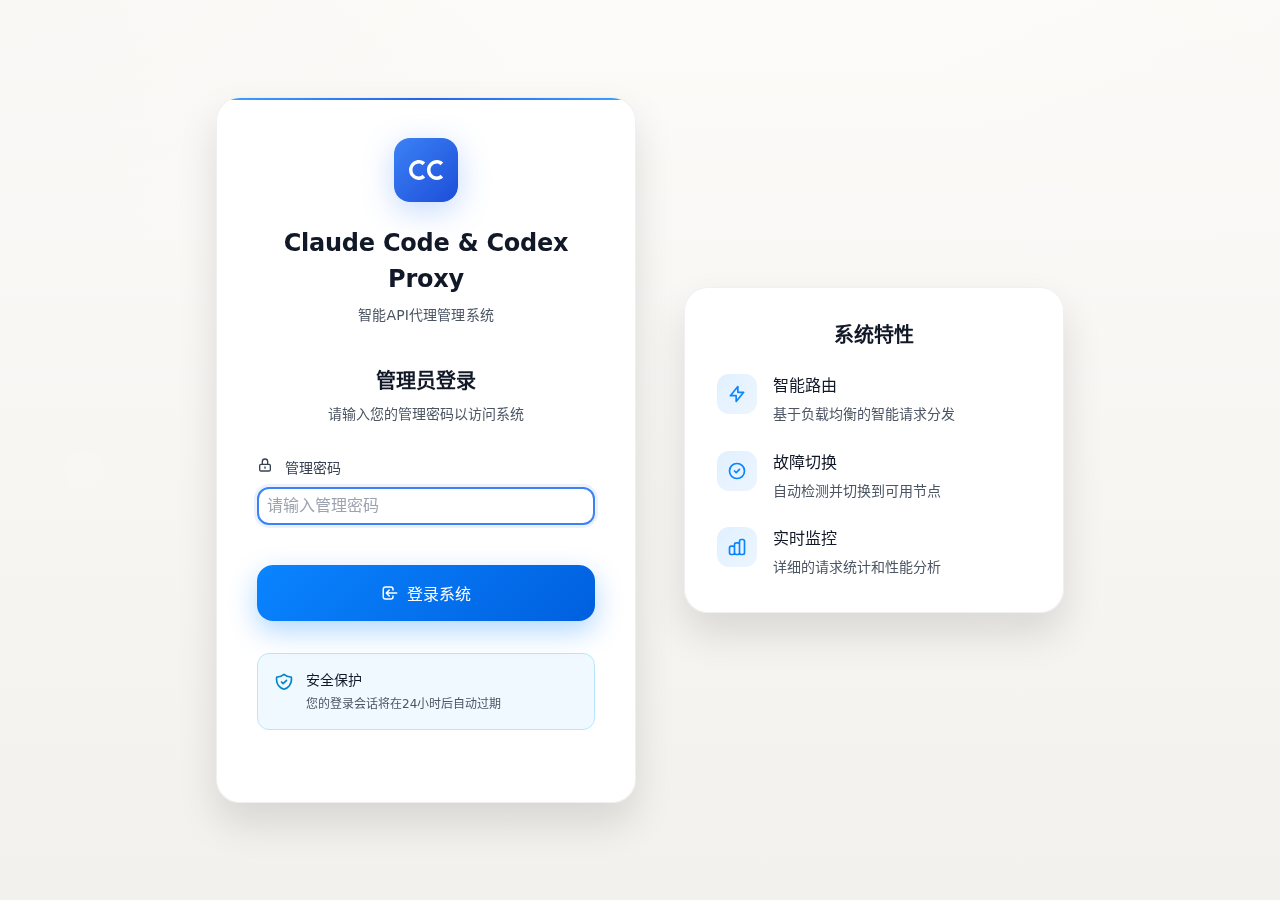
<file: web/login.html>
<!doctype html>
<html lang="zh-CN">
<head>
  <meta charset="utf-8" />
  <meta name="viewport" content="width=device-width, initial-scale=1" />
  <link rel="icon" type="image/x-icon" href="/web/favicon.ico">
  <link rel="apple-touch-icon" href="/web/apple-touch-icon.png">
  <link rel="manifest" href="/web/manifest.json">
  <meta name="theme-color" content="#3b82f6">
  <title data-i18n="login.title">登录 - Claude Code & Codex Proxy</title>
  <link rel="stylesheet" href="/web/assets/css/styles.css?v=__VERSION__">
  <script defer src="/web/assets/locales/zh-CN.js?v=__VERSION__"></script>
  <script defer src="/web/assets/locales/en.js?v=__VERSION__"></script>
  <script defer src="/web/assets/js/i18n.js?v=__VERSION__"></script>
  <script defer src="/web/assets/js/ui.js?v=__VERSION__"></script>
  <script defer src="/web/assets/js/login.js?v=__VERSION__"></script>
</head>
<body>
  <!-- 动画背景 -->
  <div class="login-background">
    <div class="floating-shapes">
      <div class="shape shape-1"></div>
      <div class="shape shape-2"></div>
      <div class="shape shape-3"></div>
      <div class="shape shape-4"></div>
      <div class="shape shape-5"></div>
    </div>
  </div>

  <div class="login-page">
    <div class="login-container animate-slide-up">
      <!-- Logo和品牌 -->
      <div class="login-brand">
        <div class="brand-logo">
          <img class="logo-icon animate-float" src="/web/favicon.svg" alt="Logo">
        </div>
        <h1 class="brand-title">Claude Code & Codex Proxy</h1>
        <p class="brand-subtitle" data-i18n="login.brandSubtitle">智能API代理管理系统</p>
      </div>

      <!-- 登录表单 -->
      <div class="login-form-container">
        <div class="login-header">
          <h2 data-i18n="login.adminLogin">管理员登录</h2>
          <p data-i18n="login.passwordHint">请输入您的管理密码以访问系统</p>
        </div>

        <div id="error-message" class="error-notification hidden">
          <svg class="error-icon" fill="none" stroke="currentColor" viewBox="0 0 24 24">
            <path stroke-linecap="round" stroke-linejoin="round" stroke-width="2" d="M12 9v2m0 4h.01m-6.938 4h13.856c1.54 0 2.502-1.667 1.732-2.5L13.732 4c-.77-.833-1.864-.833-2.634 0L4.18 16.5c-.77.833.192 2.5 1.732 2.5z"/>
          </svg>
          <span id="error-text"></span>
        </div>

        <form id="login-form" class="login-form">
          <div class="form-group">
            <label for="password" class="form-label">
              <svg class="label-icon" fill="none" stroke="currentColor" viewBox="0 0 24 24">
                <path stroke-linecap="round" stroke-linejoin="round" stroke-width="2" d="M12 15v2m-6 4h12a2 2 0 002-2v-6a2 2 0 00-2-2H6a2 2 0 00-2 2v6a2 2 0 002 2zm10-10V7a4 4 0 00-8 0v4h8z"/>
              </svg>
              <span data-i18n="login.passwordLabel">管理密码</span>
            </label>
            <div class="input-container">
              <input type="password" id="password" name="password" class="form-input" required autofocus data-i18n-placeholder="login.passwordPlaceholder" placeholder="请输入管理密码" />
              <div class="input-decoration"></div>
            </div>
          </div>

          <button type="submit" class="login-button" id="login-button">
            <span class="button-content">
              <svg class="button-icon" fill="none" stroke="currentColor" viewBox="0 0 24 24">
                <path stroke-linecap="round" stroke-linejoin="round" stroke-width="2" d="M11 16l-4-4m0 0l4-4m-4 4h14m-5 4v1a3 3 0 01-3 3H6a3 3 0 01-3-3V7a3 3 0 013-3h7a3 3 0 013 3v1"/>
              </svg>
              <span class="button-text" data-i18n="login.loginButton">登录系统</span>
            </span>
            <div class="button-loader">
              <div class="spinner"></div>
            </div>
          </button>
        </form>

        <!-- 安全提示 -->
        <div class="security-notice">
          <svg class="notice-icon" fill="none" stroke="currentColor" viewBox="0 0 24 24">
            <path stroke-linecap="round" stroke-linejoin="round" stroke-width="2" d="M9 12l2 2 4-4m5.618-4.016A11.955 11.955 0 0112 2.944a11.955 11.955 0 01-8.618 3.04A12.02 12.02 0 003 9c0 5.591 3.824 10.29 9 11.622 5.176-1.332 9-6.031 9-11.622 0-1.042-.133-2.052-.382-3.016z"/>
          </svg>
          <div class="notice-text">
            <div class="notice-title" data-i18n="login.securityTitle">安全保护</div>
            <div class="notice-desc" data-i18n="login.securityDesc">您的登录会话将在24小时后自动过期</div>
          </div>
        </div>
      </div>
    </div>

    <!-- 功能特色展示 -->
    <div class="features-showcase animate-slide-up animate-delay-2">
      <h3 data-i18n="login.featuresTitle">系统特性</h3>
      <div class="features-grid">
        <div class="feature-item">
          <div class="feature-icon">
            <svg fill="none" stroke="currentColor" viewBox="0 0 24 24">
              <path stroke-linecap="round" stroke-linejoin="round" stroke-width="2" d="M13 10V3L4 14h7v7l9-11h-7z"/>
            </svg>
          </div>
          <div class="feature-content">
            <h4 data-i18n="login.feature1Title">智能路由</h4>
            <p data-i18n="login.feature1Desc">基于负载均衡的智能请求分发</p>
          </div>
        </div>
        <div class="feature-item">
          <div class="feature-icon">
            <svg fill="none" stroke="currentColor" viewBox="0 0 24 24">
              <path stroke-linecap="round" stroke-linejoin="round" stroke-width="2" d="M9 12l2 2 4-4m6 2a9 9 0 11-18 0 9 9 0 0118 0z"/>
            </svg>
          </div>
          <div class="feature-content">
            <h4 data-i18n="login.feature2Title">故障切换</h4>
            <p data-i18n="login.feature2Desc">自动检测并切换到可用节点</p>
          </div>
        </div>
        <div class="feature-item">
          <div class="feature-icon">
            <svg fill="none" stroke="currentColor" viewBox="0 0 24 24">
              <path stroke-linecap="round" stroke-linejoin="round" stroke-width="2" d="M9 19v-6a2 2 0 00-2-2H5a2 2 0 00-2 2v6a2 2 0 002 2h2a2 2 0 002-2zm0 0V9a2 2 0 012-2h2a2 2 0 012 2v10m-6 0a2 2 0 002 2h2a2 2 0 002-2m0 0V5a2 2 0 012-2h2a2 2 0 012 2v14a2 2 0 01-2 2h-2a2 2 0 01-2-2z"/>
            </svg>
          </div>
          <div class="feature-content">
            <h4 data-i18n="login.feature3Title">实时监控</h4>
            <p data-i18n="login.feature3Desc">详细的请求统计和性能分析</p>
          </div>
        </div>
      </div>
    </div>
  </div>


</body>
</html>
</file>
<file: web/assets/css/styles.css>
/* 现代化UI界面样式系统 - ccLoad代理管理界面 */

/* ===== CSS 变量和设计令牌 ===== */
:root {
  color-scheme: light dark;

  /* 品牌色彩系统 */
  --primary-50: #f0f7ff;
  --primary-100: #e0efff;
  --primary-200: #b8dcff;
  --primary-300: #7cc3ff;
  --primary-400: #3ca3ff;
  --primary-500: #3b82f6;
  --primary-600: #2563eb;
  --primary-700: #1d4ed8;
  --primary-800: #1e40af;
  --primary-900: #1e3a8a;

  /* 中性色彩 */
  --neutral-50: #f9fafb;
  --neutral-100: #f3f4f6;
  --neutral-200: #e5e7eb;
  --neutral-300: #d1d5db;
  --neutral-400: #9ca3af;
  --neutral-500: #6b7280;
  --neutral-600: #4b5563;
  --neutral-700: #374151;
  --neutral-800: #1f2937;
  --neutral-900: #111827;

  /* 下拉控件（自定义）配色：随系统浅/深色主题 */
  --filter-dropdown-bg: #ffffff;
  --filter-dropdown-border: var(--neutral-200);
  --filter-dropdown-item-fg: var(--neutral-900);
  --filter-dropdown-item-hover-bg: var(--neutral-50);
  --filter-dropdown-item-active-bg: var(--neutral-100);
  --filter-dropdown-item-highlight-bg: var(--primary-500);
  --filter-dropdown-item-highlight-fg: #fff;

  /* 功能色彩 */
  --success-50: #ecfdf5;
  --success-400: #34d399;
  --success-500: #10b981;
  --success-600: #059669;
  --warning-50: #fffbeb;
  --warning-400: #fbbf24;
  --warning-500: #f59e0b;
  --warning-600: #d97706;
  --error-50: #fef2f2;
  --error-400: #f87171;
  --error-500: #ef4444;
  --error-600: #dc2626;
  --info-50: #f0f9ff;
  --info-500: #06b6d4;
  --info-600: #0891b2;

  /* 玻璃态效果 */
  --glass-bg: rgba(255, 255, 255, 0.95);
  --glass-border: rgba(255, 255, 255, 0.2);
  --glass-shadow: 0 8px 32px rgba(0, 0, 0, 0.1);
  --glass-shadow-hover: 0 12px 40px rgba(0, 0, 0, 0.15);

  /* 新拟态效果 */
  --neumorphism-light: #ffffff;
  --neumorphism-dark: #d1d5db;
  --neumorphism-shadow-1: 8px 8px 16px var(--neumorphism-dark);
  --neumorphism-shadow-2: -8px -8px 16px var(--neumorphism-light);

  /* 字体系统 */
  --font-family-sans: ui-sans-serif, system-ui, -apple-system, BlinkMacSystemFont, 'Segoe UI', sans-serif;
  --font-family-mono: ui-monospace, 'SF Mono', 'Cascadia Code', 'Roboto Mono', Consolas, monospace;

  --text-xs: 0.75rem;
  /* 12px */
  --text-sm: 0.875rem;
  /* 14px */
  --text-base: 1rem;
  /* 16px */
  --text-lg: 1.125rem;
  /* 18px */
  --text-xl: 1.25rem;
  /* 20px */
  --text-2xl: 1.5rem;
  /* 24px */
  --text-3xl: 1.875rem;
  /* 30px */
  --text-4xl: 2.25rem;
  /* 36px */

  --leading-tight: 1.25;
  --leading-normal: 1.5;
  --leading-relaxed: 1.75;

  --font-normal: 400;
  --font-medium: 500;
  --font-semibold: 600;
  --font-bold: 700;

  /* 间距系统 */
  --space-1: 0.25rem;
  /* 4px */
  --space-2: 0.5rem;
  /* 8px */
  --space-3: 0.75rem;
  /* 12px */
  --space-4: 1rem;
  /* 16px */
  --space-5: 1.25rem;
  /* 20px */
  --space-6: 1.5rem;
  /* 24px */
  --space-8: 2rem;
  /* 32px */
  --space-10: 2.5rem;
  /* 40px */
  --space-12: 3rem;
  /* 48px */
  --space-16: 4rem;
  /* 64px */
  --space-20: 5rem;
  /* 80px */

  /* 圆角系统 */
  --radius-sm: 0.375rem;
  /* 6px */
  --radius-base: 0.5rem;
  /* 8px */
  --radius-lg: 0.75rem;
  /* 12px */
  --radius-xl: 1rem;
  /* 16px */
  --radius-2xl: 1.5rem;
  /* 24px */
  --radius-full: 9999px;

  /* 阴影系统 */
  --shadow-sm: 0 1px 2px rgba(0, 0, 0, 0.05);
  --shadow-base: 0 1px 3px rgba(0, 0, 0, 0.1), 0 1px 2px rgba(0, 0, 0, 0.06);
  --shadow-md: 0 4px 6px rgba(0, 0, 0, 0.07), 0 2px 4px rgba(0, 0, 0, 0.06);
  --shadow-lg: 0 10px 15px rgba(0, 0, 0, 0.1), 0 4px 6px rgba(0, 0, 0, 0.05);
  --shadow-xl: 0 20px 25px rgba(0, 0, 0, 0.1), 0 10px 10px rgba(0, 0, 0, 0.04);

  /* 动画时间 */
  --duration-fast: 0.15s;
  --duration-normal: 0.3s;
  --duration-slow: 0.5s;
  --timing-function: cubic-bezier(0.4, 0, 0.2, 1);

  /* 布局 */
  --topbar-height: 64px;
  --topbar-offset: var(--topbar-height);
  --container-max-width: 100%;

  /* Topbar 前景色（提高对比度） */
  --topbar-fg: var(--neutral-900);
  --topbar-fg-muted: var(--neutral-700);
}

@media (prefers-color-scheme: dark) {
  :root {
    --filter-dropdown-bg: rgb(31, 41, 55);
    --filter-dropdown-border: rgba(255, 255, 255, 0.12);
    --filter-dropdown-item-fg: var(--neutral-50);
    --filter-dropdown-item-hover-bg: rgba(255, 255, 255, 0.08);
    --filter-dropdown-item-active-bg: rgba(255, 255, 255, 0.12);
    --filter-dropdown-item-highlight-bg: var(--primary-500);
    --filter-dropdown-item-highlight-fg: #fff;
  }
}

@media (forced-colors: active) {
  :root {
    --filter-dropdown-bg: Canvas;
    --filter-dropdown-border: CanvasText;
    --filter-dropdown-item-fg: CanvasText;
    --filter-dropdown-item-hover-bg: Highlight;
    --filter-dropdown-item-active-bg: Highlight;
    --filter-dropdown-item-highlight-bg: Highlight;
    --filter-dropdown-item-highlight-fg: HighlightText;
  }
}


/* ===== 基础重置和全局样式 ===== */
* {
  box-sizing: border-box;
  margin: 0;
  padding: 0;
}

*:focus-visible {
  outline: 2px solid var(--primary-500);
  outline-offset: 2px;
}

/* 自定义 checkbox/radio 样式，修复 Edge 暗色模式下原生控件显示为黑色 */
input[type="checkbox"],
input[type="radio"] {
  -webkit-appearance: none;
  appearance: none;
  width: 16px;
  height: 16px;
  margin: 0;
  border: 1.5px solid var(--neutral-300);
  background: var(--white, #fff) no-repeat center;
  background-size: 10px;
  cursor: pointer;
  vertical-align: middle;
  flex-shrink: 0;
  transition: all var(--duration-fast, 0.15s);
}

input[type="checkbox"] {
  border-radius: 4px;
}

input[type="radio"] {
  border-radius: 50%;
}

input[type="checkbox"]:hover,
input[type="radio"]:hover {
  border-color: var(--primary-400);
}

input[type="checkbox"]:checked {
  background: var(--primary-500) url("data:image/svg+xml,%3Csvg xmlns='http://www.w3.org/2000/svg' viewBox='0 0 10 8'%3E%3Cpath d='M1 4l2.5 2.5L9 1' fill='none' stroke='%23fff' stroke-width='1.8' stroke-linecap='round' stroke-linejoin='round'/%3E%3C/svg%3E") no-repeat center;
  background-size: 10px;
  border-color: var(--primary-500);
}

input[type="checkbox"]:indeterminate {
  background: var(--primary-500) url("data:image/svg+xml,%3Csvg xmlns='http://www.w3.org/2000/svg' viewBox='0 0 10 2'%3E%3Cpath d='M1 1h8' fill='none' stroke='%23fff' stroke-width='1.8' stroke-linecap='round'/%3E%3C/svg%3E") no-repeat center;
  background-size: 10px;
  border-color: var(--primary-500);
}

input[type="radio"]:checked {
  background: var(--primary-500) url("data:image/svg+xml,%3Csvg xmlns='http://www.w3.org/2000/svg' viewBox='0 0 10 10'%3E%3Ccircle cx='5' cy='5' r='3' fill='%23fff'/%3E%3C/svg%3E") no-repeat center;
  background-size: 10px;
  border-color: var(--primary-500);
}

input[type="checkbox"]:focus-visible,
input[type="radio"]:focus-visible {
  outline: 2px solid var(--primary-500);
  outline-offset: 2px;
}

html {
  scroll-behavior: smooth;
  font-size: 16px;
}

body {
  font-family: var(--font-family-sans);
  font-size: var(--text-base);
  line-height: var(--leading-normal);
  color: var(--neutral-800);
  background:
    radial-gradient(1200px 600px at -10% -10%, rgba(213, 205, 194, 0.10), transparent 60%),
    radial-gradient(900px 600px at 110% -10%, rgba(241, 238, 233, 0.16), transparent 60%),
    linear-gradient(180deg, #fcfbf9 0%, #f3f1ed 100%);
  min-height: 100vh;
  overflow-x: hidden;
}

/* 选择文本颜色 */
::selection {
  background-color: var(--primary-200);
  color: var(--primary-800);
}

/* ===== 动画和关键帧 ===== */
@keyframes slideInUp {
  from {
    opacity: 0;
    transform: translateY(30px);
  }

  to {
    opacity: 1;
    transform: translateY(0);
  }
}

@keyframes slideInRight {
  from {
    opacity: 0;
    transform: translateX(-30px);
  }

  to {
    opacity: 1;
    transform: translateX(0);
  }
}

@keyframes fadeIn {
  from {
    opacity: 0;
  }

  to {
    opacity: 1;
  }
}

@keyframes pulse {

  0%,
  100% {
    opacity: 1;
  }

  50% {
    opacity: 0.7;
  }
}

@keyframes float {

  0%,
  100% {
    transform: translateY(0px);
  }

  50% {
    transform: translateY(-10px);
  }
}

/* 动画类 */
.animate-slide-up {
  animation: slideInUp 0.6s var(--timing-function);
}

.animate-slide-right {
  animation: slideInRight 0.6s var(--timing-function);
}

.animate-fade-in {
  animation: fadeIn 0.4s ease-out;
}

.animate-pulse {
  animation: pulse 2s infinite;
}

.animate-float {
  animation: float 3s ease-in-out infinite;
}

/* ===== 布局组件 ===== */
.app-container {
  display: flex;
  min-height: 100vh;
  position: relative;
}

.main-content {
  flex: 1;
  margin-left: 0;
  min-width: 0;
  min-height: 100vh;
  padding: var(--space-3);
  transition: margin-left var(--duration-normal) var(--timing-function);
}

.content-area {
  max-width: var(--container-max-width);
  width: 100%;
  min-width: 0;
  margin: 0 auto;
}

/* ===== 顶部导航（Topbar） ===== */
.top-layout .main-content {
  margin-left: 0 !important;
  padding-top: var(--topbar-offset);
}

.top-layout .main-content.index-main-content {
  padding-top: calc(var(--topbar-offset) + 10px);
}

.topbar {
  position: fixed;
  top: 0;
  left: 0;
  right: 0;
  height: var(--topbar-height);
  display: flex;
  align-items: center;
  justify-content: space-between;
  padding: 0 var(--space-6);
  background: var(--glass-bg);
  backdrop-filter: blur(18px) saturate(160%);
  border-bottom: 1px solid var(--glass-border);
  z-index: 300;
}

.topbar-left {
  display: flex;
  align-items: center;
  gap: var(--space-4);
}

.brand {
  display: flex;
  align-items: center;
  gap: var(--space-3);
  text-decoration: none;
}

.brand:hover {
  opacity: 0.8;
}

.brand-icon {
  width: 36px;
  height: 36px;
  border-radius: var(--radius-lg);
  box-shadow: 0 4px 16px rgba(99, 102, 241, 0.35);
}

.brand-text {
  color: var(--topbar-fg);
  font-weight: var(--font-semibold);
  letter-spacing: .2px;
}

.topnav {
  display: flex;
  align-items: center;
  gap: var(--space-2);
  flex: 1;
  justify-content: center;
}

.topnav-link {
  display: inline-flex;
  align-items: center;
  gap: .5rem;
  padding: .5rem .75rem;
  border-radius: var(--radius-lg);
  color: var(--topbar-fg);
  text-decoration: none;
  font-weight: var(--font-medium);
  white-space: nowrap;
  transition: background var(--duration-fast) var(--timing-function), color var(--duration-fast);
}

.topnav-link:hover {
  background: rgba(17, 24, 39, 0.06);
  color: var(--topbar-fg);
}

.topnav-link.active {
  background: rgba(17, 24, 39, 0.10);
  color: var(--topbar-fg);
  border: 1px solid rgba(17, 24, 39, 0.12);
}

.topbar-right {
  display: flex;
  align-items: center;
  gap: var(--space-3);
}

/* 版本+GitHub组 */
.version-group {
  display: flex;
  align-items: center;
  gap: 2px;
}

/* 版本徽章 - 轻量纯文本样式 */
.version-badge {
  display: inline-flex;
  align-items: center;
  padding: 4px 6px;
  cursor: pointer;
  font-size: 12px;
  font-family: monospace;
  color: var(--neutral-500);
  margin-right: 0;
  position: relative;
  transition: color 0.2s;
  text-decoration: none;
}

.version-badge:hover {
  color: var(--neutral-700);
}

/* 有新版本时显示小圆点 */
.version-badge.has-update::after {
  content: '';
  position: absolute;
  top: 2px;
  right: 0;
  width: 6px;
  height: 6px;
  background: var(--success-500);
  border-radius: 50%;
}

/* GitHub链接 */
.github-link {
  display: inline-flex;
  align-items: center;
  justify-content: center;
  width: 32px;
  height: 32px;
  border-radius: var(--radius-md);
  color: var(--neutral-500);
  transition: color 0.2s, background 0.2s;
}

.github-link:hover {
  background: var(--neutral-100);
  color: var(--neutral-900);
}

/* 顶部背景（静态渐变，无动画） */
.bg-anim {
  position: fixed;
  inset: 0;
  z-index: 0;
  pointer-events: none;
  background:
    radial-gradient(550px 300px at 20% 10%, rgba(59, 130, 246, 0.14), transparent 60%),
    radial-gradient(650px 320px at 80% 5%, rgba(236, 72, 153, 0.12), transparent 60%),
    radial-gradient(420px 260px at 70% 60%, rgba(16, 185, 129, 0.10), transparent 60%);
}

/* ===== 卡片组件 ===== */
.glass-card {
  background: var(--glass-bg);
  backdrop-filter: blur(16px) saturate(180%);
  border: 1px solid var(--glass-border);
  border-radius: var(--radius-xl);
  /* box-shadow: var(--glass-shadow); */
  padding: var(--space-3);
  transition: all var(--duration-normal) var(--timing-function);
  position: relative;
  overflow: hidden;
  min-width: 0;
}

.glass-card::before {
  content: '';
  position: absolute;
  top: 0;
  left: 0;
  right: 0;
  height: 1px;
  background: linear-gradient(90deg, transparent, rgba(255, 255, 255, 0.5), transparent);
  opacity: 0;
  transition: opacity var(--duration-normal);
}

.glass-card:hover {
  transform: none;
  box-shadow: var(--glass-shadow-hover);
  border-color: rgba(255, 255, 255, 0.3);
}

.glass-card:hover::before {
  opacity: 1;
}

/* ===== 英雄标题 ===== */
.hero-header {
  background: linear-gradient(135deg, rgba(255, 255, 255, 0.98), rgba(255, 255, 255, 0.95));
  backdrop-filter: blur(20px) saturate(180%);
  border: 1px solid rgba(255, 255, 255, 0.3);
  border-radius: var(--radius-2xl);
  padding: var(--space-6);
  box-shadow: 0 8px 32px rgba(0, 0, 0, 0.08), 0 2px 8px rgba(0, 0, 0, 0.04);
  display: flex;
  align-items: center;
  gap: var(--space-4);
  position: relative;
  overflow: hidden;
}

.hero-header > div:last-child {
  flex: 1 1 auto;
  min-width: 0;
}


.hero-icon {
  width: 56px;
  height: 56px;
  background: linear-gradient(135deg, #6366f1, #8b5cf6);
  border-radius: var(--radius-xl);
  display: flex;
  align-items: center;
  justify-content: center;
  color: white;
  box-shadow: 0 8px 24px rgba(99, 102, 241, 0.3);
  flex-shrink: 0;
}

.hero-title {
  font-size: var(--text-3xl);
  font-weight: var(--font-bold);
  color: var(--neutral-900);
  margin: 0;
  letter-spacing: -0.02em;
  line-height: 1.2;
  overflow-wrap: anywhere;
}

.hero-subtitle {
  font-size: var(--text-base);
  color: var(--neutral-600);
  margin: var(--space-1) 0 0 0;
  font-weight: var(--font-medium);
}

/* ===== 渠道卡片 ===== */
.channel-card {
  background: linear-gradient(135deg, rgba(255, 255, 255, 0.98), rgba(255, 255, 255, 0.95));
  backdrop-filter: blur(20px) saturate(180%);
  border: 1px solid rgba(255, 255, 255, 0.3);
  border-radius: var(--radius-xl);
  padding: var(--space-5);
  box-shadow: 0 4px 16px rgba(0, 0, 0, 0.06), 0 1px 4px rgba(0, 0, 0, 0.04);
  transition: all var(--duration-normal) var(--timing-function);
  position: relative;
  overflow: hidden;
}

.channel-card:hover {
  transform: none;
  box-shadow: 0 8px 24px rgba(0, 0, 0, 0.1), 0 2px 8px rgba(0, 0, 0, 0.06);
  border-color: rgba(255, 255, 255, 0.4);
}

.channel-card-header {
  display: flex;
  align-items: center;
  justify-content: space-between;
  margin-bottom: var(--space-4);
  padding-bottom: var(--space-3);
  border-bottom: 2px solid rgba(0, 0, 0, 0.05);
}

.channel-card-title {
  display: flex;
  align-items: center;
  gap: var(--space-2);
  font-size: var(--text-lg);
  font-weight: var(--font-semibold);
  color: var(--neutral-800);
}

.channel-icon {
  width: 32px;
  height: 32px;
  border-radius: var(--radius-lg);
  display: flex;
  align-items: center;
  justify-content: center;
  color: white;
  box-shadow: 0 4px 12px rgba(0, 0, 0, 0.15);
  flex-shrink: 0;
}

.channel-icon--anthropic {
  background: linear-gradient(135deg, #cc9b7a, #d4a574);
}

.channel-icon--codex,
.channel-icon--openai {
  background: linear-gradient(135deg, #10a37f, #0d8a6a);
}

.channel-icon--gemini {
  background: linear-gradient(135deg, #4285f4, #1a73e8);
}

.channel-cost {
  text-align: right;
}

.cost-label {
  display: block;
  font-size: var(--text-xs);
  color: var(--neutral-500);
  margin-bottom: 2px;
  font-weight: var(--font-medium);
}

.cost-value {
  display: block;
  font-size: var(--text-xl);
  font-weight: var(--font-bold);
  color: var(--warning-600);
  font-family: var(--font-family-mono);
}

.channel-metrics {
  display: grid;
  grid-template-columns: repeat(4, 1fr);
  gap: var(--space-3);
  margin-bottom: var(--space-4);
}

.metric-item {
  text-align: center;
}

.metric-value {
  font-size: var(--text-2xl);
  font-weight: var(--font-bold);
  line-height: 1.2;
  margin-bottom: var(--space-1);
}

.metric-label {
  font-size: var(--text-xs);
  color: var(--neutral-600);
  font-weight: var(--font-medium);
}

.token-stats {
  display: grid;
  grid-template-columns: repeat(4, 1fr);
  gap: var(--space-2);
  padding-top: var(--space-3);
  border-top: 1px solid rgba(0, 0, 0, 0.06);
}

.token-item {
  display: flex;
  flex-direction: column;
  align-items: center;
  gap: 4px;
}

.token-label {
  font-size: 11px;
  color: var(--neutral-500);
  font-weight: var(--font-medium);
}

.token-value {
  font-size: var(--text-base);
  font-weight: var(--font-semibold);
  color: var(--neutral-700);
  font-family: var(--font-family-mono);
}

.token-cache {
  color: var(--success-600);
}

/* ===== 总览卡片 ===== */
.summary-card {
  background: linear-gradient(135deg, rgba(255, 255, 255, 0.98), rgba(255, 255, 255, 0.95));
  backdrop-filter: blur(20px) saturate(180%);
  border: 1px solid rgba(255, 255, 255, 0.3);
  border-radius: var(--radius-xl);
  padding: var(--space-5);
  display: flex;
  align-items: center;
  gap: var(--space-4);
  box-shadow: 0 4px 16px rgba(0, 0, 0, 0.06), 0 1px 4px rgba(0, 0, 0, 0.04);
  transition: all var(--duration-normal) var(--timing-function);
  position: relative;
  overflow: hidden;
}

.summary-card::before {
  content: '';
  position: absolute;
  top: 0;
  left: 0;
  width: 4px;
  height: 100%;
  background: currentColor;
  opacity: 0.8;
}

.summary-card:hover {
  transform: none;
  box-shadow: 0 8px 24px rgba(0, 0, 0, 0.1), 0 2px 8px rgba(0, 0, 0, 0.06);
}

.summary-icon {
  width: 48px;
  height: 48px;
  border-radius: var(--radius-lg);
  display: flex;
  align-items: center;
  justify-content: center;
  flex-shrink: 0;
  background: rgba(0, 0, 0, 0.04);
  color: currentColor;
}

.summary-content {
  flex: 1;
}

.summary-value {
  font-size: var(--text-3xl);
  font-weight: var(--font-bold);
  line-height: 1.2;
  margin-bottom: 4px;
}

.summary-label {
  font-size: var(--text-sm);
  color: var(--neutral-600);
  font-weight: var(--font-medium);
}

.summary-card-primary {
  color: var(--primary-600);
}

.summary-card-success {
  color: var(--success-600);
}

.summary-card-error {
  color: var(--error-600);
}

.summary-card-rate {
  color: var(--primary-600);
}

.index-summary-grid .summary-card {
  flex: 1 1 0;
  min-width: 0;
}

.summary-value-note {
  font-size: 0.7em;
  color: var(--neutral-500);
}

.index-api-list {
  display: flex;
  flex-direction: column;
  gap: 12px;
}

.index-api-entry {
  background: rgba(243, 244, 246, 0.9);
  border: 1px solid var(--neutral-200);
  border-radius: var(--radius-lg);
  padding: 12px;
}

.index-api-method {
  font-size: var(--text-xs);
  font-family: var(--font-family-mono);
  font-weight: var(--font-semibold);
}

.index-api-method--post {
  color: var(--success-600);
}

.index-api-method--get {
  color: var(--primary-600);
}

.index-api-path {
  font-family: var(--font-family-mono);
  font-size: var(--text-sm);
  font-weight: var(--font-medium);
  color: var(--neutral-800);
}

.index-api-desc {
  margin-top: 4px;
  font-size: var(--text-xs);
  color: var(--neutral-600);
}

.index-api-tip {
  margin-top: var(--space-6);
  padding: 12px;
  background: var(--info-50);
  border: 1px solid rgba(6, 182, 212, 0.2);
  border-radius: var(--radius-lg);
}

.index-api-tip-title {
  color: var(--info-600);
  font-size: var(--text-xs);
  font-weight: var(--font-semibold);
}

.index-api-tip-body {
  margin-top: 4px;
  font-size: var(--text-sm);
  color: var(--neutral-700);
}

.metric-card {
  background: var(--glass-bg);
  backdrop-filter: blur(12px);
  border: 1px solid var(--glass-border);
  border-radius: var(--radius-xl);
  padding: var(--space-6);
  text-align: center;
  position: relative;
  overflow: hidden;
  transition: all var(--duration-normal) var(--timing-function);
}

.metric-card::after {
  content: '';
  position: absolute;
  top: 0;
  left: 0;
  right: 0;
  bottom: 0;
  background: linear-gradient(135deg, rgba(255, 255, 255, 0.1) 0%, transparent 50%);
  opacity: 0;
  transition: opacity var(--duration-normal);
}

.metric-card:hover::after {
  opacity: 1;
}

.metric-number {
  font-size: var(--text-3xl);
  font-weight: var(--font-bold);
  color: var(--primary-600);
  margin-bottom: var(--space-2);
  display: block;
}

.metric-label {
  font-size: var(--text-sm);
  color: var(--neutral-600);
  font-weight: var(--font-medium);
}

/* ===== 按钮系统 ===== */
.btn {
  display: inline-flex;
  align-items: center;
  justify-content: center;
  gap: var(--space-2);
  padding: var(--space-3) var(--space-6);
  border-radius: var(--radius-lg);
  font-size: var(--text-sm);
  font-weight: var(--font-medium);
  text-decoration: none;
  border: none;
  cursor: pointer;
  transition: all var(--duration-fast) var(--timing-function);
  position: relative;
  overflow: hidden;
  user-select: none;
  white-space: nowrap;
  min-width: fit-content;
}

/* 切换按钮组（趋势页复用） - Apple UI 风格 (可用性优先) */
.toggle-group {
  display: inline-flex;
  gap: 2px;
  background: rgba(255, 255, 255, 0.25);
  padding: 2px;
  border-radius: 10px;
  border: 1px solid rgba(255, 255, 255, 0.3);
  backdrop-filter: blur(30px) saturate(1.8);
  box-shadow: 0 8px 32px rgba(0, 0, 0, 0.12);
}

.toggle-btn {
  padding: 7px 14px;
  border-radius: 7px;
  color: rgba(0, 0, 0, 0.7);
  font-weight: 600;
  font-size: 13px;
  line-height: 1;
  cursor: pointer;
  user-select: none;
  transition: all 0.2s cubic-bezier(0.25, 0.46, 0.45, 0.94);
  border: none;
  background: rgba(255, 255, 255, 0.1);
  position: relative;
  overflow: hidden;
  letter-spacing: -0.01em;
  text-shadow: none;
  display: inline-flex;
  align-items: center;
  justify-content: center;
  min-height: 32px;
}

.toggle-btn:hover {
  color: rgba(0, 0, 0, 0.85);
  background: rgba(255, 255, 255, 0.18);
  transform: none;
}

.toggle-btn.active {
  background: rgba(255, 255, 255, 0.95);
  color: #4f46e5;
  font-weight: 650;
  box-shadow: 0 2px 8px rgba(0, 0, 0, 0.15), 0 1px 3px rgba(0, 0, 0, 0.1);
  transform: none;
  text-shadow: none;
}

/* 时间范围选择器 */
.time-range-container {
  display: flex;
  justify-content: flex-end;
  width: 100%;
}

.time-range-selector {
  display: inline-flex;
  gap: 0;
  background: #ffffff;
  padding: 4px;
  border-radius: 8px;
  box-shadow: 0 1px 3px rgba(0, 0, 0, 0.1);
  max-width: 100%;
}

.time-range-btn {
  padding: 6px 16px;
  border-radius: 6px;
  color: #666666;
  font-weight: 400;
  font-size: 14px;
  line-height: 1.5;
  cursor: pointer;
  user-select: none;
  transition: all 0.15s ease;
  border: none;
  background: transparent;
  position: relative;
  display: inline-flex;
  align-items: center;
  justify-content: center;
  min-height: 32px;
  white-space: nowrap;
}

.time-range-btn:hover {
  color: #333333;
  background: rgba(0, 0, 0, 0.03);
}

.time-range-btn.active {
  background: transparent;
  color: #4f46e5;
  font-weight: 500;
}

.btn::before {
  content: '';
  position: absolute;
  top: 0;
  left: -100%;
  width: 100%;
  height: 100%;
  background: linear-gradient(90deg, transparent, rgba(255, 255, 255, 0.3), transparent);
  transition: left var(--duration-slow);
}

.btn:hover::before {
  left: 100%;
}

.btn-primary {
  background: linear-gradient(135deg, var(--primary-500), var(--primary-600));
  color: white;
  box-shadow: var(--shadow-md);
}

.btn-primary:hover {
  transform: none;
  box-shadow: 0 8px 25px rgba(59, 130, 246, 0.4);
}

.btn-warning {
  background: linear-gradient(135deg, #f59e0b, #d97706);
  color: white;
  box-shadow: var(--shadow-md);
}

.btn-warning:hover {
  transform: none;
  box-shadow: 0 8px 25px rgba(245, 158, 11, 0.4);
}

.btn-secondary {
  background: var(--glass-bg);
  backdrop-filter: blur(8px);
  color: var(--neutral-800);
  border: 1px solid var(--glass-border);
}

.btn-secondary:hover {
  background: rgba(255, 255, 255, 0.9);
  transform: none;
  box-shadow: var(--shadow-lg);
}

.btn-success {
  background: linear-gradient(135deg, var(--success-500), var(--success-600));
  color: white;
}

.btn-success:hover {
  transform: none;
  box-shadow: 0 8px 25px rgba(16, 185, 129, 0.4);
}

.btn-danger {
  background: #ef4444;
  color: white;
  transition: all 0.2s;
}

.btn-danger:hover {
  background: #dc2626;
  transform: none;
  box-shadow: 0 8px 25px rgba(239, 68, 68, 0.4);
}

/* 批量删除按钮激活状态（选中时） */
.btn-danger-active {
  background: linear-gradient(135deg, #fef2f2 0%, #fecaca 100%);
  border-color: #fca5a5;
  color: #dc2626;
  cursor: pointer;
  opacity: 1;
}

.btn-danger-active:disabled {
  cursor: not-allowed;
  opacity: 0.5;
  background: none;
  border-color: inherit;
  color: inherit;
}

.btn-sm {
  padding: var(--space-2) var(--space-4);
  font-size: var(--text-xs);
}

.btn-lg {
  padding: var(--space-4) var(--space-8);
  font-size: var(--text-lg);
}

/* ===== 表单组件 ===== */
.form-group {
  margin-bottom: var(--space-4);
}

.form-label {
  display: block;
  margin-bottom: var(--space-2);
  font-size: var(--text-sm);
  font-weight: var(--font-medium);
  color: var(--neutral-700);
}

.form-input {
  width: 100%;
  padding: var(--space-2) var(--space-2);
  border: 2px solid var(--neutral-200);
  border-radius: var(--radius-lg);
  font-size: var(--text-base);
  color: var(--neutral-900);
  background: rgba(255, 255, 255, 0.9);
  backdrop-filter: blur(8px);
  transition: all var(--duration-fast) var(--timing-function);
}

.form-input:focus {
  outline: none;
  border-color: var(--primary-500);
  box-shadow: 0 0 0 3px rgba(59, 130, 246, 0.1);
  transform: none;
  background: white;
}

.form-input::placeholder {
  color: var(--neutral-400);
}

/* ===== 导航组件 ===== */
.logo {
  display: flex;
  align-items: center;
  gap: var(--space-3);
  margin-bottom: var(--space-8);
  padding: var(--space-4);
  background: rgba(255, 255, 255, 0.1);
  backdrop-filter: blur(8px);
  border-radius: var(--radius-xl);
  border: 1px solid rgba(255, 255, 255, 0.2);
}

.logo-icon {
  width: 36px;
  height: 36px;
  border-radius: var(--radius-lg);
}

.logo-text {
  font-size: var(--text-lg);
  font-weight: var(--font-bold);
  color: var(--neutral-700);
}

.nav-list {
  list-style: none;
  margin-bottom: var(--space-8);
}

.nav-item {
  margin-bottom: var(--space-1);
}

.nav-link {
  display: flex;
  align-items: center;
  gap: var(--space-3);
  padding: var(--space-3) var(--space-4);
  color: var(--neutral-700);
  text-decoration: none;
  border-radius: var(--radius-lg);
  font-weight: var(--font-medium);
  transition: all var(--duration-fast) var(--timing-function);
  position: relative;
}

.nav-link::before {
  content: '';
  position: absolute;
  left: 0;
  top: 50%;
  transform: translateY(-50%);
  width: 3px;
  height: 0;
  background: var(--primary-600);
  border-radius: var(--radius-full);
  transition: height var(--duration-fast) var(--timing-function);
}

.nav-link:hover {
  background: rgba(59, 130, 246, 0.15);
  color: var(--primary-700);
  transform: none;
}

.nav-link:hover::before {
  height: 20px;
}

.nav-link.active {
  background: rgba(59, 130, 246, 0.25);
  color: var(--primary-700);
  box-shadow: inset 0 1px 0 rgba(59, 130, 246, 0.2);
}

.nav-link.active::before {
  height: 20px;
}

.nav-icon {
  width: 16px;
  height: 16px;
  opacity: 0.8;
  transition: opacity var(--duration-fast);
}

.nav-link:hover .nav-icon,
.nav-link.active .nav-icon {
  opacity: 1;
}

/* ===== 状态指示器 ===== */
.status-online {
  color: var(--success-500);
}

.status-offline {
  color: var(--error-500);
}

.status-warning {
  color: var(--warning-500);
}

/* ===== 统计卡片语义化颜色 ===== */
.metric-total {
  color: var(--primary-600);
}

.metric-success {
  color: var(--success-500);
}

.metric-error {
  color: var(--error-500);
}

.metric-rate {
  color: var(--primary-600);
}

/* 成功率动态颜色 */
.metric-rate.high-performance {
  color: var(--success-500);
}

.metric-rate.medium-performance {
  color: var(--warning-500);
}

.metric-rate.low-performance {
  color: var(--error-500);
}

.status-dot {
  display: inline-block;
  width: 8px;
  height: 8px;
  border-radius: var(--radius-full);
  margin-right: var(--space-2);
}

.status-dot.online {
  background: var(--success-500);
  animation: pulse 2s infinite;
}

.status-dot.offline {
  background: var(--error-500);
}

.status-dot.warning {
  background: var(--warning-500);
  animation: pulse 2s infinite;
}

/* ===== 网格系统 ===== */
.grid {
  display: grid;
  gap: var(--space-4);
}

.grid-cols-1 {
  grid-template-columns: repeat(1, 1fr);
}

.grid-cols-2 {
  grid-template-columns: repeat(2, 1fr);
}

.grid-cols-3 {
  grid-template-columns: repeat(3, 1fr);
}

.grid-cols-4 {
  grid-template-columns: repeat(4, 1fr);
}

/* ===== 加载状态 ===== */
.loading-skeleton {
  background: linear-gradient(90deg, #f0f0f0 25%, #e0e0e0 50%, #f0f0f0 75%);
  background-size: 200% 100%;
  animation: shimmerBg 1.5s infinite;
  border-radius: var(--radius-base);
}

@keyframes shimmerBg {
  0% {
    background-position: -200% 0;
  }

  100% {
    background-position: 200% 0;
  }
}

.loading-spinner {
  width: 20px;
  height: 20px;
  border: 2px solid var(--neutral-300);
  border-top: 2px solid var(--primary-500);
  border-radius: var(--radius-full);
  animation: spin 1s linear infinite;
}

@keyframes spin {
  0% {
    transform: rotate(0deg);
  }

  100% {
    transform: rotate(360deg);
  }
}

/* ===== 响应式设计 ===== */
@media (max-width: 768px) {
  :root {
    --topbar-offset: 144px;
  }

  .topbar {
    height: auto;
    min-height: var(--topbar-height);
    padding: 8px var(--space-3);
    gap: var(--space-2);
    align-items: center;
    flex-wrap: wrap;
  }

  .topbar-left {
    min-width: 0;
    order: 1;
    flex: 1 1 0;
    gap: var(--space-2);
  }

  .brand {
    min-width: 0;
    gap: var(--space-2);
    max-width: 100%;
  }

  .brand-icon {
    width: 32px;
    height: 32px;
  }

  .brand-text {
    font-size: var(--text-sm);
    line-height: 1.2;
    max-width: 104px;
    display: -webkit-box;
    -webkit-line-clamp: 2;
    -webkit-box-orient: vertical;
    overflow: hidden;
  }

  .topnav {
    order: 3;
    flex: 0 0 100%;
    width: 100%;
    justify-content: flex-start;
    flex-wrap: wrap;
    overflow-x: visible;
    white-space: normal;
    gap: 6px 4px;
    padding-bottom: 0;
  }

  .topnav::-webkit-scrollbar {
    display: none;
  }

  .topnav-link {
    gap: 4px;
    padding: 6px 8px;
    font-size: 13px;
    white-space: nowrap;
  }

  .topnav-link svg {
    width: 16px;
    height: 16px;
    flex: 0 0 auto;
  }

  .topbar-right {
    order: 2;
    margin-left: 0;
    flex: 0 0 auto;
    gap: 4px;
    flex-wrap: nowrap;
    justify-content: flex-end;
  }

  .topbar-right .btn {
    padding: 6px 8px;
    font-size: var(--text-xs);
    white-space: nowrap;
  }

  .version-group {
    gap: 0;
  }

  .lang-dropdown-trigger {
    padding: 6px;
  }

  .main-content {
    padding: var(--space-3);
  }

  .grid-cols-4 {
    grid-template-columns: repeat(2, 1fr);
  }

  .grid-cols-3 {
    grid-template-columns: repeat(2, 1fr);
  }

  .grid-cols-2 {
    grid-template-columns: repeat(1, 1fr);
  }

  .hero-header {
    padding: var(--space-4);
  }

  .hero-icon {
    width: 48px;
    height: 48px;
  }

  .hero-title {
    font-size: var(--text-2xl);
  }

  .channel-card {
    padding: var(--space-4);
  }

  .channel-metrics {
    grid-template-columns: repeat(2, 1fr);
    gap: var(--space-2);
  }

  .token-stats {
    grid-template-columns: repeat(2, 1fr);
  }

  .summary-card {
    padding: var(--space-4);
  }

  .summary-icon {
    width: 40px;
    height: 40px;
  }

  .summary-value {
    font-size: var(--text-2xl);
  }

  .time-range-container {
    justify-content: flex-start;
  }

  .time-range-selector {
    width: 100%;
    overflow-x: auto;
    white-space: nowrap;
    justify-content: flex-start;
  }

  .time-range-selector::-webkit-scrollbar {
    display: none;
  }

  .time-range-btn {
    flex: 0 0 auto;
    padding: 6px 12px;
  }

  .toggle-group,
  .view-toggle-group {
    max-width: 100%;
    overflow-x: auto;
    white-space: nowrap;
  }

  .toggle-group::-webkit-scrollbar,
  .view-toggle-group::-webkit-scrollbar {
    display: none;
  }

  .filter-controls {
    display: grid;
    grid-template-columns: repeat(2, minmax(0, 1fr));
    gap: 10px 12px;
    align-items: start;
  }

  .filter-group {
    display: grid;
    grid-template-columns: 88px minmax(0, 1fr);
    align-items: center;
    width: 100%;
    min-width: 0;
  }

  .filter-controls > .channel-filter-summary,
  .filter-controls > .logs-filter-summary-row,
  .filter-controls > .stats-filter-summary-row,
  .filter-controls > .filter-actions--page {
    grid-column: 1 / -1;
  }

  .filter-controls > .filter-actions--page {
    display: flex;
    justify-content: flex-end;
  }

  .filter-group--checkbox {
    display: flex;
  }

  .filter-label {
    margin-right: 0;
    text-align: right;
  }

  .filter-input,
  .filter-select,
  .filter-combobox-wrapper,
  .filter-field-wrap,
  .filter-control--narrow,
  .filter-control--compact,
  .filter-control--wide {
    width: 100%;
    min-width: 0 !important;
    max-width: none !important;
  }

  .filter-info {
    margin-left: 0;
    margin-top: 0;
    width: 100%;
    text-align: center;
  }

  .filter-controls .btn,
  .channel-toolbar-actions .btn {
    width: 100%;
  }

  .filter-controls > .filter-actions--page .btn {
    width: auto;
  }

  .pagination-controls {
    flex-wrap: wrap;
    justify-content: center;
  }

  .channel-filter-container {
    width: 100%;
  }

  .channel-filter-dropdown {
    position: fixed;
    left: 12px;
    right: 12px;
    min-width: 0;
    max-width: none;
  }

  .modal {
    padding: 12px;
  }

  .modal-content {
    width: min(720px, calc(100vw - 24px));
    max-width: none;
    max-height: calc(100vh - 24px);
    padding: 12px;
  }

  .modal-content--tall {
    min-height: auto;
  }

  .modal-header,
  .form-actions,
  .confirm-actions {
    flex-wrap: wrap;
  }

  .form-actions .btn,
  .confirm-actions .btn {
    flex: 1 1 140px;
  }

  .form-row-inline {
    flex-direction: column;
    align-items: stretch;
  }

  .form-row-inline__label {
    min-width: 0;
    flex-basis: auto;
  }

  .form-row-inline__content,
  .field-grow,
  .settings-input--number,
  .settings-input--text {
    width: 100%;
  }

  .model-test-tabs {
    align-items: stretch;
  }

  .model-test-progress {
    grid-column: 1 / -1;
    width: 100%;
  }

  #runTestBtn {
    width: 100%;
    grid-column: 1 / -1;
  }

  .settings-save-actions {
    justify-content: stretch;
  }

  .settings-save-btn {
    width: 100%;
  }
}

@media (max-width: 480px) {
  :root {
    --topbar-offset: 144px;
  }

  .grid-cols-4,
  .grid-cols-3,
  .grid-cols-2 {
    grid-template-columns: repeat(1, 1fr);
  }

  .glass-card {
    padding: var(--space-4);
  }

  .metric-card {
    padding: var(--space-4);
  }

  .hero-header {
    flex-direction: column;
    text-align: center;
  }

  .hero-title {
    font-size: var(--text-xl);
  }

  .channel-metrics {
    grid-template-columns: repeat(2, 1fr);
  }

  .metric-value {
    font-size: var(--text-xl);
  }

  .summary-card {
    flex-direction: column;
    text-align: center;
  }

  .summary-card::before {
    width: 100%;
    height: 4px;
    top: 0;
    left: 0;
  }

  .filter-group {
    grid-template-columns: 1fr;
  }

  .filter-label {
    text-align: left;
  }
}

/* ===== 可访问性 ===== */
@media (prefers-reduced-motion: reduce) {

  *,
  *::before,
  *::after {
    animation-duration: 0.01ms !important;
    animation-iteration-count: 1 !important;
    transition-duration: 0.01ms !important;
  }
}


/* ===== 模态框组件 ===== */
.modal {
  display: none;
  position: fixed;
  z-index: 1000;
  left: 0;
  top: 0;
  width: 100%;
  height: 100%;
  background-color: rgba(0, 0, 0, 0.5);
  backdrop-filter: blur(4px);
}

.modal.show {
  display: flex;
  align-items: center;
  justify-content: center;
}

.modal-content {
  background: var(--glass-bg);
  backdrop-filter: blur(10px);
  border: 1px solid var(--glass-border);
  border-radius: 12px;
  padding: 16px;
  width: 70%;
  max-width: none;
  max-height: 90vh;
  overflow-y: auto;
  box-shadow: 0 20px 25px -5px rgba(0, 0, 0, 0.1), 0 10px 10px -5px rgba(0, 0, 0, 0.04);
}

.modal-content--sm {
  max-width: 500px;
}

.modal-content--md {
  max-width: 600px;
}

.modal-content--lg {
  max-width: 760px;
}

.modal-content--xl {
  max-width: 800px;
}

.modal-content--tall {
  display: flex;
  flex-direction: column;
  min-height: min(680px, calc(100vh - 32px));
}

.modal-header {
  display: flex;
  justify-content: space-between;
  align-items: center;
  margin-bottom: 10px;
}

.modal-title {
  font-size: 1.25rem;
  font-weight: 600;
  color: var(--neutral-800);
}

.close-btn {
  background: none;
  border: none;
  font-size: 1.5rem;
  cursor: pointer;
  color: var(--neutral-500);
  padding: 0;
  width: 32px;
  height: 32px;
  display: flex;
  align-items: center;
  justify-content: center;
  border-radius: 6px;
  transition: all 0.2s;
}

.close-btn:hover {
  background: var(--neutral-100);
  color: var(--neutral-700);
}

.form-actions {
  display: flex;
  gap: 12px;
  justify-content: flex-end;
  margin-top: 24px;
}

.form-row-inline {
  display: flex;
  align-items: center;
  gap: 12px;
}

.form-row-inline__label {
  flex: 0 0 60px;
  min-width: 60px;
  margin: 0;
  white-space: nowrap;
}

.form-row-inline__content {
  flex: 1 1 auto;
  min-width: 0;
  display: flex;
  align-items: center;
  gap: 8px;
}

.field-grow {
  flex: 1 1 auto;
  min-width: 0;
}

.scroll-pane {
  overflow-y: auto;
  border: 1px solid var(--neutral-200);
  border-radius: 6px;
}

.scroll-pane--sm {
  max-height: 300px;
}

.control-checkbox {
  width: 18px;
  height: 18px;
}

.control-checkbox--sm {
  width: 16px;
  height: 16px;
}

.confirm-modal {
  text-align: center;
  width: auto !important;
  max-width: 460px !important;
  min-width: 300px;
}

.confirm-modal p {
  margin: 20px 0;
  color: var(--neutral-600);
}

.confirm-actions {
  display: flex;
  gap: 12px;
  justify-content: center;
  margin-top: 24px;
}

.modal-header--compact {
  margin-bottom: 8px;
}

.modal-description {
  margin: 0;
  color: var(--color-text-secondary);
  font-size: 13px;
}

.confirm-actions--end {
  justify-content: flex-end;
  margin-top: 16px;
}

/* ===== 筛选器组件 ===== */
.filter-bar {
  background: var(--glass-bg);
  backdrop-filter: blur(10px);
  border: 1px solid var(--glass-border);
  border-radius: 12px;
  padding: var(--space-4);
  margin-bottom: var(--space-2);
}

.filter-controls {
  display: flex;
  gap: 12px;
  align-items: center;
  flex-wrap: wrap;
}

.filter-group {
  flex: 1;
  /* min-width: 200px; */
  display: flex;
  align-items: center;
  gap: 6px;
}

.filter-group--checkbox {
  flex: 0 1 auto;
  align-items: center;
}

.filter-input,
.filter-select {
  flex: 1;
  padding: var(--space-2) var(--space-3);
  border: 1px solid var(--neutral-300);
  border-radius: var(--radius-base);
  font-size: var(--text-sm);
  color: var(--neutral-900);
  background: rgba(255, 255, 255, 0.9);
  transition: all var(--duration-fast);
}

.filter-input:focus,
.filter-select:focus {
  outline: none;
  border-color: var(--primary-500);
  box-shadow: 0 0 0 3px rgba(59, 130, 246, 0.1);
}

.filter-combobox {
  background-image: url("data:image/svg+xml,%3Csvg xmlns='http://www.w3.org/2000/svg' viewBox='0 0 20 20' fill='none'%3E%3Cpath d='M6 8l4 4 4-4' stroke='%236b7280' stroke-width='2' stroke-linecap='round' stroke-linejoin='round'/%3E%3C/svg%3E");
  background-repeat: no-repeat;
  background-position: right 10px center;
  background-size: 14px 14px;
  padding-right: 32px;
}

.filter-combobox-wrapper {
  position: relative;
  flex: 1;
}

.filter-control--narrow {
  max-width: 110px;
}

.filter-control--compact {
  min-width: 120px;
}

.filter-control--wide {
  min-width: 150px;
}

.filter-field-wrap {
  position: relative;
  flex: 1 1 auto;
  min-width: 140px;
}

.filter-dropdown {
  position: fixed;
  left: 0;
  top: 0;
  width: 240px;
  display: none;
  background: var(--filter-dropdown-bg);
  border: 1px solid var(--filter-dropdown-border);
  border-radius: var(--radius-base);
  box-shadow: var(--shadow-lg);
  padding: 6px 0;
  max-height: 640px;
  overflow: auto;
  z-index: 99999;
}

.filter-dropdown-item {
  display: flex;
  align-items: center;
  gap: 0;
  padding: 10px 14px;
  font-size: var(--text-sm);
  color: var(--filter-dropdown-item-fg);
  cursor: pointer;
  user-select: none;
}

.filter-dropdown-item::before {
  content: "";
  display: none;
}

.filter-dropdown-item:hover {
  background: var(--filter-dropdown-item-highlight-bg);
  color: var(--filter-dropdown-item-highlight-fg);
}

.filter-dropdown-item.selected {
  background: transparent;
  color: var(--filter-dropdown-item-fg);
  font-weight: var(--font-semibold);
}

.filter-dropdown-item.selected::before {
  display: none;
}

.filter-dropdown-item.active:not(.selected) {
  background: var(--filter-dropdown-item-highlight-bg);
  color: var(--filter-dropdown-item-highlight-fg);
}

.filter-label {
  flex-shrink: 0;
  font-size: var(--text-xs);
  font-weight: 500;
  color: var(--neutral-600);
  white-space: nowrap;
  margin-right: 4px;
}

.filter-info {
  margin-left: auto;
  font-size: var(--text-sm);
  color: var(--neutral-600);
  white-space: nowrap;
}

.filter-checkbox-label {
  display: flex;
  align-items: center;
  gap: 6px;
  cursor: pointer;
  font-size: var(--text-xs);
  color: var(--neutral-600);
  user-select: none;
  white-space: nowrap;
}

.filter-checkbox-label input[type="checkbox"] {
  width: 14px;
  height: 14px;
}

.filter-checkbox-label span {
  font-weight: 500;
}

/* ===== 表格组件 ===== */
.table-container {
  overflow-x: auto;
  -webkit-overflow-scrolling: touch;
  border-radius: var(--radius-lg);
  border: 1px solid var(--neutral-200);
  background: rgba(255, 255, 255, 0.9);
}

.modern-table {
  width: 100%;
  border-collapse: collapse;
  font-size: var(--text-sm);
  color: var(--neutral-800);
}

.modern-table thead {
  background: var(--neutral-100);
}

.modern-table th {
  padding: var(--space-4);
  text-align: left;
  font-weight: var(--font-semibold);
  color: var(--neutral-800);
  border-bottom: 2px solid var(--neutral-200);
}

.modern-table td {
  padding: var(--space-3) var(--space-4);
  border-bottom: 1px solid var(--neutral-200);
  transition: background-color var(--duration-fast);
}

.modern-table tbody tr:hover {
  background: rgba(0, 0, 0, 0.02);
}

/* 统计页表格：减少列间距（更紧凑，避免横向溢出） */
.stats-table th {
  padding: var(--space-3) var(--space-3);
}

.stats-table td {
  padding: var(--space-2) var(--space-3);
}

/* 统计页“详细统计数据”卡片：禁用 hover 位移，避免鼠标悬停导致整体“晃动” */
.stats-detail-card:hover {
  transform: none;
}

.stats-filter-summary-row {
  display: contents;
}

.stats-filter-summary-row .stats-filter-info {
  white-space: nowrap;
}

.stats-filter-summary-row .stats-filter-actions {
  margin-left: auto;
  flex: none;
}

.stats-filter-summary-row .stats-filter-actions .btn {
  white-space: nowrap;
}

/* ===== 内联编辑表格（Modal内的Key/模型表格） ===== */
.inline-table-container {
  max-height: 250px;
  overflow-y: auto;
  overscroll-behavior: contain;
  border: 1px solid var(--neutral-200);
  border-radius: 8px;
  background: white;
}

.inline-table-container.tall {
  max-height: 300px;
  min-height: 300px;
}

.inline-table {
  width: 100%;
  border-collapse: collapse;
}

.inline-table thead {
  position: sticky;
  top: 0;
  z-index: 1;
  background: var(--neutral-100);
}

.inline-table th {
  padding: 6px 10px;
  text-align: left;
  font-weight: 600;
  font-size: 13px;
  border-bottom: 2px solid var(--neutral-300);
}

.inline-table td {
  padding: 4px 8px;
  border-bottom: 1px solid var(--neutral-100);
}

.inline-table tbody tr:hover {
  background: var(--neutral-50);
}

/* 表头筛选输入框 */
.table-filter-input {
  width: 100%;
  padding: 4px 8px;
  border: 1px solid var(--neutral-300);
  border-radius: 6px;
  font-size: 13px;
  font-weight: 400;
  background: white;
  transition: border-color 0.2s, box-shadow 0.2s;
}

.table-filter-input:focus {
  outline: none;
  border-color: var(--primary-500);
  box-shadow: 0 0 0 3px rgba(59, 130, 246, 0.1);
}

.table-filter-input::placeholder {
  color: var(--neutral-400);
}

.settings-input {
  padding: 6px 10px;
  border: 1px solid var(--color-border);
  border-radius: 6px;
  background: var(--color-bg-secondary);
  color: var(--color-text);
  font-size: 13px;
  max-width: 100%;
}

.settings-input--number {
  width: 100px;
  text-align: right;
}

.settings-input--text {
  width: min(280px, 100%);
}

.settings-bool-option {
  display: inline-flex;
  align-items: center;
  gap: 6px;
  cursor: pointer;
}

.settings-bool-option + .settings-bool-option {
  margin-left: 16px;
}

.settings-group-nav-section[hidden] {
  display: none !important;
}

.settings-group-nav-container {
  justify-content: flex-end;
}

.settings-group-nav {
  width: auto;
}

.table-col-select {
  width: 30px;
}

.table-col-name {
  width: 200px;
}

.table-col-channel {
  width: 280px;
}

.table-col-duration {
  width: 76px;
}

.table-col-metric {
  width: 65px;
}

.table-col-speed {
  width: 96px;
}

.table-col-cost {
  width: 80px;
}

.table-col-actions {
  width: 260px;
}

.mode-tab-btn {
  padding: 8px 14px;
  font-size: 13px;
  border: 1px solid var(--color-border);
  border-radius: 8px;
  background: var(--color-bg-secondary);
  color: var(--color-text-secondary);
  cursor: pointer;
}

.mode-tab-btn.active {
  background: var(--primary-500);
  border-color: var(--primary-500);
  color: white;
}

.model-test-tabs {
  display: flex;
  gap: 8px;
  margin-bottom: 12px;
}

.model-test-toolbar {
  display: flex;
  gap: 8px;
  margin-bottom: 16px;
  flex-wrap: wrap;
  align-items: center;
}

.model-test-toolbar-section {
  display: flex;
  align-items: center;
  gap: 8px;
  flex-wrap: wrap;
  min-width: 0;
}

.model-test-toolbar-section--filters {
  flex: 1 1 620px;
}

.model-test-toolbar-section--actions {
  flex: 1 1 280px;
}

.model-test-toolbar-section--meta {
  flex: 1 1 260px;
  margin-left: auto;
  justify-content: flex-end;
}

.model-test-control {
  display: flex;
  align-items: center;
  gap: 6px;
  font-size: 13px;
  min-width: 0;
}

.model-test-control--model {
  min-width: 280px;
}

.model-test-control--content {
  flex: 1 1 200px;
}

.model-test-control--name-filter {
  display: none;
}

.model-test-control__label,
.model-test-progress {
  color: var(--color-text-secondary);
  font-size: 13px;
}

.model-test-model-combobox {
  min-width: 220px;
  flex: 1 1 auto;
}

.model-test-inline-select,
.model-test-inline-input,
.model-test-concurrency-input,
.settings-input {
  border: 1px solid var(--color-border);
  border-radius: 6px;
  background: var(--color-bg-secondary);
  color: var(--color-text);
  font-size: 13px;
}

.model-test-inline-select {
  padding: 6px 8px;
}

.model-test-inline-input {
  flex: 1 1 auto;
  min-width: 0;
  padding: 6px 10px;
}

.model-test-toolbar-btn {
  padding: 8px 16px;
  font-size: 13px;
}

.model-test-toolbar-btn--danger {
  color: var(--error-500);
}

.model-test-toolbar-toggles {
  display: flex;
  align-items: center;
  gap: 8px 12px;
  flex-wrap: wrap;
}

.model-test-toggle {
  display: flex;
  align-items: center;
  gap: 4px;
  font-size: 13px;
  cursor: pointer;
}

.model-test-concurrency-input {
  width: 50px;
  padding: 4px;
  text-align: center;
}

#runTestBtn:disabled,
#runTestBtn.is-disabled {
  opacity: 0.62;
  filter: saturate(60%);
  background: var(--color-border);
  border-color: var(--color-border);
  color: var(--color-text-secondary);
  cursor: not-allowed;
  pointer-events: none;
}

.model-test-table {
  width: 100%;
  table-layout: fixed;
  font-size: 13px;
  min-width: 900px;
}

.model-test-table .channel-link {
  padding: 0;
  border: none;
  background: transparent;
  font: inherit;
  cursor: pointer;
  display: inline;
}

.model-test-empty-row td {
  text-align: center;
  color: var(--color-text-secondary);
  padding: 40px;
}

@media (max-width: 1680px) and (min-width: 1281px) {
  .model-test-toolbar {
    display: grid;
    grid-template-columns: minmax(0, 1fr) auto;
    gap: 12px;
    align-items: start;
  }

  .model-test-toolbar-section--filters {
    grid-column: 1;
    grid-row: 1;
    width: auto;
    min-width: 0;
  }

  .model-test-toolbar-section--meta {
    grid-column: 2;
    grid-row: 1;
    width: auto;
    min-width: 0;
    margin-left: 0;
    justify-content: flex-end;
    align-items: center;
  }

  .model-test-toolbar-section--actions {
    grid-column: 1 / -1;
    grid-row: 2;
    width: 100%;
    min-width: 0;
    justify-content: flex-start;
    gap: 8px;
  }

  .model-test-toolbar-section--actions .model-test-toolbar-btn {
    flex: 0 0 auto;
    width: auto;
    min-width: 96px;
  }

  .model-test-control--content {
    flex: 1 1 420px;
  }

  .model-test-progress {
    flex: 1 1 auto;
    min-width: 0;
    text-align: right;
  }

  .model-test-toolbar-toggles {
    flex-wrap: nowrap;
    flex: 0 0 auto;
  }
}

@media (max-width: 1280px) and (min-width: 960px) {
  .model-test-toolbar {
    display: grid;
    grid-template-columns: minmax(0, 1fr) auto;
    gap: 12px;
    align-items: start;
  }

  .model-test-toolbar-section--filters {
    grid-column: 1 / -1;
    grid-row: 1;
    width: 100%;
    min-width: 0;
  }

  .model-test-toolbar-section--actions,
  .model-test-toolbar-section--meta {
    min-width: 0;
  }

  .model-test-toolbar-section--actions {
    grid-column: 1;
    grid-row: 2;
    width: auto;
    justify-content: flex-start;
    gap: 8px;
  }

  .model-test-toolbar-section--meta {
    grid-column: 2;
    grid-row: 2;
    width: auto;
    margin-left: 0;
    justify-content: flex-end;
    align-items: center;
  }

  .model-test-toolbar-section--meta,
  .model-test-toolbar-toggles {
    flex-wrap: wrap;
  }

  .model-test-toolbar-section--actions .model-test-toolbar-btn {
    flex: 0 0 auto;
    width: auto;
    min-width: 96px;
  }

  .model-test-toolbar-section--meta {
    justify-content: flex-end;
  }

  .model-test-control--content {
    flex: 1 1 360px;
  }

  .model-test-progress {
    flex: 1 1 auto;
    min-width: 0;
    text-align: right;
  }

  .model-test-toolbar-toggles {
    flex-wrap: nowrap;
    flex: 0 0 auto;
  }
}

@media (max-width: 959px) and (min-width: 769px) {
  .model-test-toolbar {
    display: grid;
    grid-template-columns: minmax(0, 1fr);
    gap: 12px;
    align-items: stretch;
  }

  .model-test-toolbar-section--filters,
  .model-test-toolbar-section--actions,
  .model-test-toolbar-section--meta {
    width: 100%;
    min-width: 0;
    margin-left: 0;
  }

  .model-test-toolbar-section--actions {
    justify-content: flex-start;
    gap: 8px;
  }

  .model-test-toolbar-section--actions .model-test-toolbar-btn {
    flex: 0 0 auto;
    width: auto;
    min-width: 96px;
  }

  .model-test-toolbar-section--meta {
    justify-content: flex-end;
    align-items: center;
  }

  .model-test-progress {
    flex: 1 1 auto;
    min-width: 0;
    text-align: right;
  }

  .model-test-toolbar-toggles {
    flex-wrap: nowrap;
    flex: 0 0 auto;
  }
}

.delete-preview-text {
  margin: 10px 0 0;
  white-space: pre-wrap;
  font-family: ui-monospace, SFMono-Regular, Menlo, Consolas, monospace;
  font-size: 12px;
  line-height: 1.5;
  color: var(--color-text-secondary);
  background: var(--color-bg-secondary);
  border: 1px solid var(--color-border);
  border-radius: 8px;
  padding: 10px;
  max-height: 260px;
  overflow: auto;
}

.settings-save-actions {
  display: flex;
  justify-content: flex-end;
  padding: 16px 0 0 0;
}

.settings-save-btn {
  min-width: 120px;
}

.settings-head-item {
  width: 60%;
}

.settings-head-value {
  width: 30%;
  text-align: right;
}

.settings-head-actions {
  width: 10%;
}

.settings-table td.setting-col-value {
  text-align: right;
}

.setting-group-cell {
  background: var(--neutral-100);
  color: var(--neutral-700);
  font-weight: 700;
  letter-spacing: 0.2px;
}

/* ===== 渠道管理专用样式 ===== */
.channel-actions {
  display: flex;
  gap: 8px;
}

.btn-icon {
  background: white;
  border: 1px solid var(--neutral-300);
  color: var(--neutral-600);
  padding: 6px 10px;
  border-radius: 6px;
  cursor: pointer;
  font-size: 0.875rem;
  transition: all 0.2s;
}

.btn-icon:hover {
  background: var(--neutral-50);
  border-color: var(--neutral-400);
  color: var(--neutral-700);
}

.add-channel-btn {
  position: fixed;
  bottom: 24px;
  right: 24px;
  width: 56px;
  height: 56px;
  border-radius: 50%;
  background: var(--primary-500);
  color: white;
  border: none;
  font-size: 24px;
  cursor: pointer;
  box-shadow: 0 4px 6px -1px rgba(0, 0, 0, 0.1), 0 2px 4px -1px rgba(0, 0, 0, 0.06);
  transition: all 0.2s;
  z-index: 100;
}

.add-channel-btn:hover {
  background: var(--primary-600);
  transform: none;
  box-shadow: 0 10px 15px -3px rgba(0, 0, 0, 0.1), 0 4px 6px -2px rgba(0, 0, 0, 0.05);
}

.models-input-wrapper {
  position: relative;
}

.models-hint {
  font-size: 0.75rem;
  color: var(--neutral-500);
  margin-top: 4px;
}

/* ===== 冷却状态样式 ===== */
.cooldown-badge {
  margin-top: 8px;
  padding: 6px 12px;
  border-radius: 6px;
  display: inline-flex;
  align-items: center;
  gap: 6px;
  font-size: 0.75rem;
  font-weight: 500;
  background: linear-gradient(135deg, #fee2e2 0%, #fecaca 100%);
  color: #dc2626;
  border: 1px solid #fca5a5;
  box-shadow: 0 1px 3px rgba(220, 38, 38, 0.1);
  animation: cooldown-pulse 2s infinite;
}

.cooldown-icon {
  font-size: 0.875rem;
  animation: cooldown-spin 3s linear infinite;
}

.channel-card-cooldown {
  border-color: #fca5a5 !important;
  position: relative;
}

.channel-card-cooldown::before {
  content: '';
  position: absolute;
  top: 0;
  left: 0;
  right: 0;
  height: 3px;
  background: linear-gradient(90deg, #dc2626, #ef4444, #dc2626);
  border-radius: 12px 12px 0 0;
  animation: cooldown-bar 2s ease-in-out infinite;
}

@keyframes cooldown-pulse {

  0%,
  100% {
    transform: scale(1);
    opacity: 1;
  }

  50% {
    transform: scale(1.02);
    opacity: 0.95;
  }
}

@keyframes cooldown-spin {
  from {
    transform: rotate(0deg);
  }

  to {
    transform: rotate(360deg);
  }
}

@keyframes cooldown-bar {

  0%,
  100% {
    opacity: 0.8;
  }

  50% {
    opacity: 1;
    box-shadow: 0 0 8px rgba(220, 38, 38, 0.3);
  }
}

/* ===== 测试模态框样式 ===== */
.test-modal-content {
  max-width: 600px;
}

.model-select {
  width: 100%;
  padding: 8px 12px;
  border: 1px solid var(--neutral-300);
  border-radius: 6px;
  font-size: 0.875rem;
  background: white;
  transition: all 0.2s;
  margin-bottom: 8px;
}

.model-select:focus {
  outline: none;
  border-color: var(--primary-500);
  box-shadow: 0 0 0 3px rgba(59, 130, 246, 0.1);
}

.test-progress {
  display: none;
  align-items: center;
  gap: 8px;
  margin: 8px 0;
  padding: 12px;
  background: rgba(59, 130, 246, 0.1);
  border: 1px solid rgba(59, 130, 246, 0.2);
  border-radius: 6px;
}

.test-progress.show {
  display: flex;
}

.test-spinner {
  width: 20px;
  height: 20px;
  border: 2px solid #e5e7eb;
  border-top: 2px solid var(--primary-500);
  border-radius: 50%;
  animation: spin 1s linear infinite;
}

.test-result {
  margin: 16px 0;
  padding: 12px;
  border-radius: 6px;
  display: none;
}

.test-result.show {
  display: block;
}

.test-result.success {
  background: rgba(34, 197, 94, 0.1);
  border: 1px solid rgba(34, 197, 94, 0.2);
  color: #059669;
}

.test-result.error {
  background: rgba(239, 68, 68, 0.1);
  border: 1px solid rgba(239, 68, 68, 0.2);
  color: #dc2626;
}

.test-details {
  margin-top: 8px;
  font-size: 0.75rem;
  opacity: 0.8;
}

.response-section {
  margin-top: 12px;
  padding: 12px;
  background: rgba(255, 255, 255, 0.5);
  border: 1px solid rgba(0, 0, 0, 0.1);
  border-radius: 6px;
  max-height: 300px;
  overflow-y: auto;
}

.response-section h4 {
  margin: 0 0 8px 0;
  font-size: 0.875rem;
  font-weight: 600;
  color: var(--neutral-700);
}

.response-content {
  font-size: 0.8rem;
  font-family: 'Monaco', 'Menlo', 'Ubuntu Mono', monospace;
  line-height: 1.4;
  white-space: pre-wrap;
  word-break: break-word;
  background: rgba(0, 0, 0, 0.05);
  padding: 8px;
  border-radius: 4px;
  border: 1px solid rgba(0, 0, 0, 0.1);
}


/* ===== 日志和统计页面样式 ===== */
.status-error {
  color: var(--error-400);
  font-weight: var(--font-medium);
}

.status-success {
  color: var(--success-400);
  font-weight: var(--font-medium);
}

.config-info {
  font-family: var(--font-family-mono);
  font-size: var(--text-xs);
  background: var(--neutral-100);
  padding: var(--space-1) var(--space-2);
  border-radius: var(--radius-sm);
  border: 1px solid var(--neutral-200);
}

.channel-link {
  color: var(--primary-600);
  text-decoration: none;
}

.channel-link:hover {
  text-decoration: underline;
}

.model-tag {
  display: inline-block;
  background: rgba(59, 130, 246, 0.2);
  color: var(--primary-400);
  padding: var(--space-1) var(--space-2);
  border-radius: var(--radius-sm);
  font-size: var(--text-xs);
  font-weight: var(--font-medium);
  border: 1px solid rgba(59, 130, 246, 0.3);
}

a.model-tag.model-link {
  text-decoration: none;
  cursor: pointer;
  transition: all 0.15s ease;
}

a.model-tag.model-link:hover {
  background: rgba(59, 130, 246, 0.35);
  border-color: rgba(59, 130, 246, 0.5);
}

/* 模型重定向角标 */
.model-tag.model-redirected {
  position: relative;
}

.redirect-badge {
  font-size: 10px;
  color: var(--primary-400);
  margin-left: 2px;
  font-weight: bold;
}

.stream-tag {
  display: inline-block;
  background: rgba(34, 197, 94, 0.2);
  color: var(--success-400);
  padding: var(--space-1) var(--space-2);
  border-radius: var(--radius-sm);
  font-size: var(--text-xs);
  font-weight: var(--font-medium);
  border: 1px solid rgba(34, 197, 94, 0.3);
}

.batch-tag {
  display: inline-block;
  background: rgba(156, 163, 175, 0.2);
  color: var(--neutral-500);
  padding: var(--space-1) var(--space-2);
  border-radius: var(--radius-sm);
  font-size: var(--text-xs);
  font-weight: var(--font-medium);
  border: 1px solid rgba(156, 163, 175, 0.3);
}

.pagination-controls {
  display: flex;
  align-items: center;
  gap: var(--space-2);
}

.pagination-info {
  font-weight: var(--font-medium);
  white-space: nowrap;
  color: var(--neutral-800);
}

.empty-state {
  text-align: center;
  padding: var(--space-12) var(--space-6);
  color: var(--neutral-600);
}

.loading-state {
  text-align: center;
  padding: var(--space-8);
  color: var(--neutral-700);
}

.loading-spinner--block {
  margin: 0 auto var(--space-2);
}

.empty-state-icon--neutral {
  color: var(--neutral-400);
}

.empty-state-icon--error {
  color: var(--error-400);
}

.empty-state-title {
  font-weight: var(--font-medium);
  margin-bottom: var(--space-1);
  color: var(--neutral-700);
}

.empty-state-title--error {
  color: var(--error-400);
}

/* ===== 统计页面专用样式 ===== */
.config-name {
  font-weight: var(--font-medium);
  color: var(--neutral-800);
}

.stats-view-init-chart #stats-table-view {
  display: none !important;
}

.stats-view-init-chart #stats-chart-view {
  display: block !important;
}

.stats-view-init-chart .view-toggle-btn[data-view="table"] {
  background: transparent;
  color: var(--neutral-600);
  box-shadow: none;
}

.stats-view-init-chart .view-toggle-btn[data-view="chart"] {
  background: var(--white);
  color: var(--primary-600);
  box-shadow: 0 1px 3px rgba(0, 0, 0, 0.1);
}

.stats-detail-heading {
  display: flex;
  align-items: center;
  justify-content: space-between;
}

.stats-detail-heading-main {
  display: flex;
  align-items: center;
}

.stats-detail-sort-hint {
  color: var(--neutral-600);
  font-weight: var(--font-normal);
  margin-left: var(--space-2);
}

.stats-header-accent--success {
  color: var(--success-400);
}

.stats-header-accent--error {
  color: var(--error-400);
}

.stats-header-accent--cache-read {
  color: var(--success-600);
}

.stats-header-accent--cache-create {
  color: var(--primary-600);
}

.stats-header-accent--cost {
  color: var(--warning-600);
}

.stats-table .stats-col-timing {
  text-align: center;
}

.stats-table .stats-col-speed,
.stats-table .stats-col-rpm,
.stats-table .stats-col-input,
.stats-table .stats-col-output,
.stats-table .stats-col-cache-read,
.stats-table .stats-col-cache-create,
.stats-table .stats-col-cost {
  text-align: right;
}

.stats-table .stats-total-row {
  background-color: var(--primary-50);
  font-weight: var(--font-bold);
  border-top: 2px solid var(--primary-200);
}

.stats-table .stats-col-total-label {
  text-align: center;
  font-size: 15px;
  color: var(--primary-700);
}

.stats-value-muted {
  color: var(--neutral-500);
}

.stats-value-success {
  color: var(--success-600);
}

.stats-value-primary {
  color: var(--primary-600);
}

.stats-value-warning {
  color: var(--warning-600);
  font-weight: 500;
}

.stats-value-dynamic {
  color: var(--stats-accent, currentColor);
}

.channel-id {
  color: var(--neutral-500);
  font-size: var(--text-xs);
  font-weight: var(--font-normal);
  margin-left: var(--space-2);
}

.success-count {
  color: var(--success-400);
  font-weight: var(--font-semibold);
}

.error-count {
  color: var(--error-400);
  font-weight: var(--font-semibold);
}

.success-rate {
  font-weight: var(--font-medium);
  color: var(--neutral-800);
}

.success-rate.high {
  color: var(--success-400);
}

.success-rate.low {
  color: var(--error-400);
}

.stats-success-inline,
.stats-rpm-inline {
  display: inline-flex;
  align-items: center;
  gap: 2px;
  flex-wrap: nowrap;
  white-space: nowrap;
}

.stats-success-separator,
.stats-rpm-separator {
  color: var(--neutral-400);
  font-weight: var(--font-medium);
}

.stats-rpm-value {
  color: var(--stats-rpm-color, inherit);
  font-weight: 500;
}

.health-rate {
  color: var(--health-rate-color, var(--neutral-700));
}

/* ===== 排序功能样式 ===== */
.sortable {
  cursor: pointer;
  user-select: none;
  position: relative;
  transition: background-color 0.2s ease;
}

.sortable:hover {
  background: rgba(0, 0, 0, 0.05) !important;
}

.sort-indicator {
  position: absolute;
  right: 8px;
  top: 50%;
  transform: translateY(-50%);
  font-size: 12px;
  color: var(--neutral-400);
  opacity: 0;
  transition: all 0.2s ease;
}

.sortable:hover .sort-indicator {
  opacity: 0.5;
}

.sortable.sorted .sort-indicator {
  opacity: 1;
  color: var(--primary-500);
}

.sortable.sorted:hover .sort-indicator {
  opacity: 1;
}

.sort-indicator::after {
  content: '⇅';
}

.sortable[data-sort-order="asc"] .sort-indicator::after {
  content: '↑';
}

.sortable[data-sort-order="desc"] .sort-indicator::after {
  content: '↓';
}

.progress-bar {
  height: 4px;
  background: rgba(255, 255, 255, 0.1);
  border-radius: var(--radius-full);
  overflow: hidden;
  margin-top: var(--space-1);
}

.progress-fill {
  height: 100%;
  background: linear-gradient(90deg, var(--success-400), var(--success-500));
  border-radius: var(--radius-full);
  transition: width var(--duration-normal);
}

/* ===== 趋势页面样式 ===== */
.chart-container {
  position: relative;
  width: 100%;
  height: 500px;
  background: rgba(255, 255, 255, 0.95);
  border-radius: var(--radius-lg);
  border: 1px solid var(--neutral-200);
  overflow: hidden;
  box-shadow: 0 1px 3px rgba(0, 0, 0, 0.05);
}

/* 趋势页：全高自适应布局（让图表吃掉剩余高度） */
body.trend-page .main-content {
  height: 100vh;
  min-height: 100vh;
  display: flex;
  flex-direction: column;
}

body.trend-page .content-area {
  flex: 1;
  min-height: 0;
  display: flex;
  flex-direction: column;
  max-width: none;
  width: 100%;
}

body.trend-page .trend-chart-section {
  flex: 1;
  min-height: 0;
  margin-bottom: 0 !important;
  display: flex;
  flex-direction: column;
}

body.trend-page .trend-chart-card {
  flex: 1;
  min-height: 0;
  display: flex;
  flex-direction: column;
}

body.trend-page .chart-container {
  height: auto;
  flex: 1;
  min-height: 260px;
}

body.trend-page .chart-info {
  flex: 0 0 auto;
}

.chart-loading,
.chart-error {
  display: flex;
  flex-direction: column;
  align-items: center;
  justify-content: center;
  height: 100%;
  color: var(--neutral-700);
  text-align: center;
}

.chart-error {
  color: var(--neutral-600);
}

.error-title {
  color: var(--error-400);
  font-weight: var(--font-medium);
  margin: var(--space-2) 0 var(--space-1) 0;
}

.error-message {
  font-size: var(--text-sm);
}

.chart-info {
  display: flex;
  justify-content: space-between;
  align-items: center;
  margin-top: var(--space-4);
  padding-top: var(--space-4);
  border-top: 1px solid var(--neutral-200);
  font-size: var(--text-sm);
  color: var(--neutral-700);
}

.info-item {
  display: flex;
  align-items: center;
  gap: var(--space-2);
}

/* ===== 渠道筛选器样式 ===== */
.channel-filter-container {
  position: relative;
  display: inline-block;
}

.channel-filter-dropdown {
  position: absolute;
  top: 100%;
  right: 0;
  min-width: 250px;
  max-width: 350px;
  background: white;
  border: 1px solid var(--neutral-200);
  border-radius: var(--radius-md);
  box-shadow: 0 4px 6px -1px rgba(0, 0, 0, 0.1);
  z-index: 1000;
  margin-top: 4px;
}

.filter-header {
  display: flex;
  justify-content: space-between;
  align-items: center;
  padding: var(--space-3) var(--space-4);
  border-bottom: 1px solid var(--neutral-200);
  font-weight: var(--font-medium);
  color: var(--neutral-800);
}

.filter-actions {
  display: flex;
  gap: var(--space-2);
}

.filter-actions--page {
  flex: none;
}

.filter-btn {
  padding: 8px 16px;
  font-size: 14px;
}

.filter-action {
  background: none;
  border: none;
  color: var(--primary-600);
  cursor: pointer;
  font-size: var(--text-sm);
  padding: 2px 4px;
  border-radius: var(--radius-sm);
  transition: background-color 0.2s;
}

.filter-action:hover {
  background-color: var(--primary-50);
}

.filter-content {
  max-height: 300px;
  overflow-y: auto;
  padding: var(--space-2);
}

.channel-filter-item {
  display: flex;
  align-items: center;
  gap: var(--space-2);
  padding: var(--space-2) var(--space-3);
  border-radius: var(--radius-sm);
  cursor: pointer;
  transition: background-color 0.2s;
}

.channel-filter-item:hover {
  background-color: var(--neutral-50);
}

.channel-checkbox {
  width: 16px;
  height: 16px;
  border: 1.5px solid var(--neutral-300);
  border-radius: 3px;
  background: white;
  cursor: pointer;
  position: relative;
  transition: all 0.2s;
}

.channel-checkbox.checked {
  background: var(--primary-500);
  border-color: var(--primary-500);
}

.channel-checkbox.checked::after {
  content: '✓';
  position: absolute;
  color: white;
  font-size: 12px;
  font-weight: bold;
  top: -1px;
  left: 2px;
}

.channel-color-indicator {
  width: 12px;
  height: 12px;
  border-radius: 50%;
  border: 1px solid rgba(0, 0, 0, 0.1);
}

.channel-name {
  flex: 1;
  font-size: var(--text-sm);
  color: var(--neutral-700);
}

/* ===== 登录页面样式 ===== */
.login-background {
  position: fixed;
  top: 0;
  left: 0;
  right: 0;
  bottom: 0;
  background:
    radial-gradient(1200px 600px at -10% -10%, rgba(213, 205, 194, 0.10), transparent 60%),
    radial-gradient(900px 600px at 110% -10%, rgba(241, 238, 233, 0.16), transparent 60%),
    linear-gradient(180deg, #fcfbf9 0%, #f3f1ed 100%);
  z-index: -1;
}

.floating-shapes {
  position: absolute;
  width: 100%;
  height: 100%;
  overflow: hidden;
}

.shape {
  position: absolute;
  background: rgba(255, 255, 255, 0.1);
  border-radius: var(--radius-full);
  animation: float 6s ease-in-out infinite;
}

.shape-1 {
  width: 120px;
  height: 120px;
  top: 10%;
  left: 10%;
  animation-delay: 0s;
}

.shape-2 {
  width: 80px;
  height: 80px;
  top: 20%;
  right: 15%;
  animation-delay: -2s;
}

.shape-3 {
  width: 100px;
  height: 100px;
  bottom: 20%;
  left: 20%;
  animation-delay: -4s;
}

.shape-4 {
  width: 60px;
  height: 60px;
  bottom: 30%;
  right: 20%;
  animation-delay: -1s;
}

.shape-5 {
  width: 40px;
  height: 40px;
  top: 50%;
  left: 5%;
  animation-delay: -3s;
}

.login-page {
  min-height: 100vh;
  display: flex;
  align-items: center;
  justify-content: center;
  gap: var(--space-12);
  padding: var(--space-6);
  position: relative;
}

.login-container {
  background: rgba(255, 255, 255, 0.96);
  backdrop-filter: blur(20px) saturate(180%);
  border: 1px solid rgba(0, 0, 0, 0.06);
  border-radius: var(--radius-2xl);
  box-shadow: 0 20px 40px rgba(0, 0, 0, 0.12);
  padding: var(--space-10);
  width: 100%;
  max-width: 420px;
  position: relative;
  overflow: hidden;
  color: var(--neutral-900);
}

.login-container::before {
  content: '';
  position: absolute;
  top: 0;
  left: 0;
  right: 0;
  height: 2px;
  background: linear-gradient(90deg, var(--primary-400), var(--primary-600), var(--primary-400));
}

.login-brand {
  text-align: center;
  margin-bottom: var(--space-10);
}

.brand-logo {
  margin-bottom: var(--space-4);
}

.logo-icon {
  width: 64px;
  height: 64px;
  border-radius: var(--radius-xl);
  box-shadow: 0 8px 32px rgba(59, 130, 246, 0.3);
}

.brand-title {
  font-size: var(--text-2xl);
  font-weight: var(--font-bold);
  color: var(--neutral-900);
  margin: var(--space-4) 0 var(--space-2) 0;
  letter-spacing: -0.01em;
}

.brand-subtitle {
  color: var(--neutral-600);
  font-size: var(--text-sm);
  margin: 0;
  font-weight: var(--font-medium);
  letter-spacing: 0.01em;
}

.login-form-container {
  margin-bottom: var(--space-8);
}

.login-header {
  text-align: center;
  margin-bottom: var(--space-8);
}

.login-header h2 {
  font-size: var(--text-xl);
  font-weight: var(--font-semibold);
  color: var(--neutral-900);
  margin: 0 0 var(--space-2) 0;
}

.login-header p {
  color: var(--neutral-600);
  font-size: var(--text-sm);
  margin: 0;
}

.error-notification {
  display: flex;
  align-items: center;
  gap: var(--space-3);
  background: #DC2626;
  border: 1px solid #B91C1C;
  border-radius: var(--radius-lg);
  padding: var(--space-4);
  margin-bottom: var(--space-6);
  color: #FFFFFF;
  font-size: var(--text-sm);
  font-weight: var(--font-semibold);
  animation: slideInUp 0.3s ease-out;
  box-shadow: 0 4px 12px rgba(220, 38, 38, 0.25);
}

.error-icon {
  width: 20px;
  height: 20px;
  flex-shrink: 0;
  color: #FFFFFF;
}

.login-form {
  margin-bottom: var(--space-8);
}

.label-icon {
  width: 16px;
  height: 16px;
  margin-right: var(--space-2);
}

.input-container {
  position: relative;
}

.input-decoration {
  position: absolute;
  bottom: 0;
  left: 0;
  height: 2px;
  background: linear-gradient(90deg, var(--primary-400), var(--primary-600));
  transform: scaleX(0);
  transition: transform var(--duration-normal) var(--timing-function);
  border-radius: var(--radius-full);
}

.form-input:focus+.input-decoration {
  transform: scaleX(1);
}

.login-button {
  width: 100%;
  padding: var(--space-4) var(--space-6);
  background: linear-gradient(135deg, #0A84FF, #0060DF);
  color: #ffffff;
  border: none;
  border-radius: var(--radius-xl);
  font-size: var(--text-base);
  font-weight: var(--font-medium);
  cursor: pointer;
  transition: all var(--duration-normal) var(--timing-function);
  position: relative;
  overflow: hidden;
  margin-top: var(--space-6);
  box-shadow: 0 10px 28px rgba(10, 132, 255, 0.32);
}

.login-button::before {
  content: '';
  position: absolute;
  top: 0;
  left: -100%;
  width: 100%;
  height: 100%;
  background: linear-gradient(90deg, transparent, rgba(255, 255, 255, 0.3), transparent);
  transition: left var(--duration-slow);
}

.login-button:hover::before {
  left: 100%;
}

.login-button:hover {
  transform: none;
  box-shadow: 0 12px 36px rgba(10, 132, 255, 0.35);
}

.login-button:active {
  transform: none;
}

.login-button:disabled {
  opacity: 0.7;
  cursor: not-allowed;
  transform: none !important;
}

.button-content {
  display: flex;
  align-items: center;
  justify-content: center;
  gap: var(--space-2);
  transition: opacity var(--duration-normal);
}

.button-icon {
  width: 18px;
  height: 18px;
}

.button-loader {
  position: absolute;
  top: 50%;
  left: 50%;
  transform: translate(-50%, -50%);
  opacity: 0;
  transition: opacity var(--duration-normal);
}

.login-button.loading .button-content {
  opacity: 0;
}

.login-button.loading .button-loader {
  opacity: 1;
}

.spinner {
  width: 20px;
  height: 20px;
  border: 2px solid rgba(255, 255, 255, 0.35);
  border-top: 2px solid #fff;
  border-radius: var(--radius-full);
  animation: spin 1s linear infinite;
}

.security-notice {
  display: flex;
  align-items: flex-start;
  gap: var(--space-3);
  padding: var(--space-4);
  background: #F0F9FF;
  border: 1px solid #BAE6FD;
  border-radius: var(--radius-lg);
  color: var(--neutral-800);
}

.notice-icon {
  width: 20px;
  height: 20px;
  color: #0284C7;
  flex-shrink: 0;
  margin-top: 2px;
}

.notice-title {
  font-size: var(--text-sm);
  font-weight: var(--font-medium);
  margin-bottom: var(--space-1);
  color: var(--neutral-900);
}

.notice-desc {
  font-size: var(--text-xs);
  color: var(--neutral-600);
}

.features-showcase {
  background: rgba(255, 255, 255, 0.96);
  backdrop-filter: blur(16px) saturate(180%);
  border: 1px solid rgba(0, 0, 0, 0.06);
  border-radius: var(--radius-2xl);
  padding: var(--space-8);
  width: 100%;
  max-width: 380px;
  height: fit-content;
  box-shadow: 0 20px 40px rgba(0, 0, 0, 0.12);
  color: var(--neutral-900);
}

.features-showcase h3 {
  font-size: var(--text-xl);
  font-weight: var(--font-semibold);
  color: var(--neutral-900);
  margin: 0 0 var(--space-6) 0;
  text-align: center;
}

.features-grid {
  display: flex;
  flex-direction: column;
  gap: var(--space-6);
}

.feature-item {
  display: flex;
  align-items: flex-start;
  gap: var(--space-4);
}

.feature-icon {
  width: 40px;
  height: 40px;
  background: linear-gradient(135deg, rgba(10, 132, 255, 0.12), rgba(10, 132, 255, 0.08));
  border-radius: var(--radius-lg);
  display: flex;
  align-items: center;
  justify-content: center;
  color: #0A84FF;
  flex-shrink: 0;
}

.feature-icon svg {
  width: 20px;
  height: 20px;
}

.feature-content h4 {
  font-size: var(--text-base);
  font-weight: var(--font-medium);
  color: var(--neutral-900);
  margin: 0 0 var(--space-1) 0;
}

.feature-content p {
  font-size: var(--text-sm);
  color: var(--neutral-600);
  margin: 0;
  line-height: var(--leading-relaxed);
  font-weight: var(--font-normal);
}

/* ===== 响应式设计 ===== */
@media (max-width: 768px) {
  .filter-controls {
    display: grid;
    grid-template-columns: repeat(2, minmax(0, 1fr));
    gap: 10px 12px;
    align-items: start;
  }

  .filter-group {
    min-width: 0;
  }

  .filter-info {
    margin-left: 0;
    text-align: center;
    margin-top: 0;
  }

  .chart-container {
    height: 400px;
  }

  .chart-info {
    flex-direction: column;
    gap: var(--space-2);
    align-items: flex-start;
  }

  .grid-cols-4 {
    grid-template-columns: repeat(2, 1fr);
  }

  .pagination-controls {
    flex-direction: column;
    gap: var(--space-2);
  }

  .login-page {
    flex-direction: column;
    gap: var(--space-8);
    padding: var(--space-4);
  }

  .features-showcase {
    max-width: 420px;
    order: -1;
    padding: var(--space-6);
  }

  .login-container {
    padding: var(--space-6);
  }

  .features-grid {
    display: grid;
    grid-template-columns: 1fr;
    gap: var(--space-4);
  }

  .feature-item {
    gap: var(--space-3);
  }

  .feature-icon {
    width: 36px;
    height: 36px;
  }

  .modal-content {
    width: 100%;
    padding: var(--space-2);
  }
}

@media (max-width: 480px) {
  .chart-container {
    height: 320px;
  }

  .login-container {
    padding: var(--space-5);
  }

  .brand-title {
    font-size: var(--text-xl);
  }

  .logo-icon {
    width: 56px;
    height: 56px;
  }

  .modal-content {
    width: 90%;
    padding: var(--space-3);
  }
}

@media (max-width: 1400px) {
  .brand-text {
    display: none;
  }
}

@media (max-width: 1024px) {

  .login-page {
    flex-direction: column;
    gap: var(--space-8);
  }

  .features-showcase {
    max-width: 420px;
  }
}

/* ===== 筛选器容器样式 ===== */
.filter-container {
  display: flex;
  gap: var(--space-3);
  margin-bottom: var(--space-6);
  flex-wrap: wrap;
}

.filter-container .form-group {
  flex: 1 1 auto;
  min-width: 140px;
}

.filter-container .form-group:first-child,
.filter-container .form-group:nth-child(2) {
  flex: 0 0 auto;
  min-width: 120px;
}

.filter-container .form-group:last-child {
  flex: 0 0 auto;
  min-width: 100px;
  display: flex;
  align-items: end;
}

.filter-container .form-input,
.filter-container .btn {
  width: 100%;
}

/* ===== 动画延迟工具类 ===== */
.animate-slide-up[style*="animation-delay: 0.1s"] {
  animation-delay: 0.1s;
}

.animate-slide-up[style*="animation-delay: 0.2s"] {
  animation-delay: 0.2s;
}

.animate-slide-up[style*="animation-delay: 0.3s"] {
  animation-delay: 0.3s;
}

.animate-slide-up[style*="animation-delay: 0.4s"] {
  animation-delay: 0.4s;
}

/* ===== 内联样式常用类 ===== */
.text-align-center {
  text-align: center;
}

.text-align-right {
  text-align: right;
}

.white-space-nowrap {
  white-space: nowrap;
}

.word-break-break-word {
  word-break: break-word;
}

.max-width-300 {
  max-width: 300px;
}

.display-none {
  display: none;
}

.display-flex {
  display: flex;
}

.align-items-center {
  align-items: center;
}

.align-items-end {
  align-items: end;
}

.gap-3 {
  gap: 3px;
}

.gap-4 {
  gap: 4px;
}

.gap-6 {
  gap: 6px;
}

.gap-8 {
  gap: 8px;
}

.gap-12 {
  gap: 12px;
}

.margin-auto {
  margin: 0 auto var(--space-2);
}

.margin-top-1 {
  margin-top: 4px;
}

.margin-bottom-1 {
  margin-bottom: var(--space-1);
}

.padding-right-36 {
  padding-right: 36px;
}

.padding-right-45 {
  padding-right: 45px;
}

.resize-vertical {
  resize: vertical;
}

.min-height-80 {
  min-height: 80px;
}

/* ===== 颜色工具类 ===== */
.color-error {
  color: var(--error-400);
}

.color-success {
  color: var(--success-600);
}

.color-neutral-500 {
  color: var(--neutral-500);
}

.color-neutral-600 {
  color: var(--neutral-600);
}

.color-neutral-700 {
  color: var(--neutral-700);
}

.color-neutral-800 {
  color: var(--neutral-800);
}

.color-primary-500 {
  color: var(--primary-500);
}

.color-info-500 {
  color: var(--info-500);
}

/* ===== 字体工具类 ===== */
.font-weight-medium {
  font-weight: var(--font-medium);
}

.font-weight-semibold {
  font-weight: var(--font-semibold);
}

.font-mono {
  font-family: var(--font-family-mono);
}

/* ===== 尺寸工具类 ===== */
.font-size-14 {
  font-size: 14px;
}

.font-size-18 {
  font-size: 18px;
}

/* ===== 位置工具类 ===== */
.position-absolute {
  position: absolute;
}

.position-relative {
  position: relative;
}

.right-8 {
  right: 8px;
}

.top-50 {
  top: 50%;
}

.transform-translateY-50 {
  transform: translateY(-50%);
}

/* ===== 背景工具类 ===== */
.background-none {
  background: none;
}

.border-none {
  border: none;
}

/* ===== JavaScript动态样式支持 ===== */
.js-inline-cooldown {
  color: #dc2626;
  font-size: 0.875rem;
  font-weight: 500;
  background: linear-gradient(135deg, #fee2e2 0%, #fecaca 100%);
  padding: 2px 8px;
  border-radius: 4px;
  border: 1px solid #fca5a5;
}

.js-test-success-icon {
  font-size: 18px;
}

.js-test-error-icon {
  font-size: 18px;
}

/* ===== 响应式筛选器修正 ===== */
@media (max-width: 768px) {
  .filter-container {
    flex-direction: column !important;
    gap: var(--space-3) !important;
  }

  .filter-container .form-group {
    flex: 1 1 100% !important;
    min-width: unset !important;
  }

  .table-container {
    font-size: var(--text-xs);
  }

  .modern-table th,
  .modern-table td {
    padding: var(--space-2) var(--space-3);
  }
}

/* ===== 工具类 ===== */
.text-center {
  text-align: center;
}

.text-left {
  text-align: left;
}

.text-right {
  text-align: right;
}

.font-medium {
  font-weight: var(--font-medium);
}

.font-semibold {
  font-weight: var(--font-semibold);
}

.font-bold {
  font-weight: var(--font-bold);
}

.text-xs {
  font-size: var(--text-xs);
}

.text-sm {
  font-size: var(--text-sm);
}

.text-base {
  font-size: var(--text-base);
}

.text-lg {
  font-size: var(--text-lg);
}

.text-xl {
  font-size: var(--text-xl);
}

.text-2xl {
  font-size: var(--text-2xl);
}

.text-3xl {
  font-size: var(--text-3xl);
}

.inline-block {
  display: inline-block;
}

.w-12 {
  width: 48px;
}

.h-12 {
  height: 48px;
}

.w-5 {
  width: 20px;
}

.h-5 {
  height: 20px;
}

.w-4 {
  width: 16px;
}

.h-4 {
  height: 16px;
}

.page-title {
  font-size: var(--text-2xl);
  color: var(--neutral-900);
  font-weight: var(--font-bold);
}

.page-subtitle {
  font-size: var(--text-base);
  color: var(--neutral-600);
}

.section-title {
  font-size: var(--text-xl);
  color: var(--neutral-800);
  font-weight: var(--font-semibold);
}


.mb-2 {
  margin-bottom: var(--space-2);
}

.mb-4 {
  margin-bottom: var(--space-4);
}

.mb-6 {
  margin-bottom: var(--space-6);
}

.mb-8 {
  margin-bottom: var(--space-8);
}

.mt-2 {
  margin-top: var(--space-2);
}

.mt-4 {
  margin-top: var(--space-4);
}

.mt-6 {
  margin-top: var(--space-6);
}

.mt-8 {
  margin-top: var(--space-8);
}

.mr-2 {
  margin-right: var(--space-2);
}

.hidden {
  display: none;
}

.block {
  display: block;
}

.flex {
  display: flex;
}

.flex-wrap {
  flex-wrap: wrap;
}

.flex-nowrap {
  flex-wrap: nowrap;
}

.inline-flex {
  display: inline-flex;
}

.grid {
  display: grid;
}

.items-center {
  align-items: center;
}

.justify-center {
  justify-content: center;
}

.justify-between {
  justify-content: space-between;
}

.w-full {
  width: 100%;
}

.h-full {
  height: 100%;
}

.gap-space-3 {
  gap: var(--space-3);
}

.overflow-visible {
  overflow: visible;
}

.animate-delay-1 {
  animation-delay: 0.1s;
}

.animate-delay-2 {
  animation-delay: 0.2s;
}

.animate-delay-3 {
  animation-delay: 0.3s;
}

.animate-delay-4 {
  animation-delay: 0.4s;
}

.table-head-sticky {
  position: sticky;
  top: 0;
  background: var(--glass-bg);
  z-index: 1;
}

.truncate-cell {
  overflow: hidden;
  text-overflow: ellipsis;
  white-space: nowrap;
}

.model-test-delete-preview-progress {
  margin: 10px 0 0;
  font-size: 13px;
  color: var(--color-text-secondary);
}

.model-test-delete-preview-log {
  max-height: 180px;
}

.opacity-50 {
  opacity: 0.5;
}

.opacity-75 {
  opacity: 0.75;
}

.cursor-pointer {
  cursor: pointer;
}

.cursor-not-allowed {
  cursor: not-allowed;
}

/* stats.html page-specific styles */
.stats-table th {
  text-align: center;
}

@media (max-width: 768px) {
  .mobile-card-table-container {
    overflow-x: visible;
    border: none;
    background: transparent;
    box-shadow: none;
    padding: 0;
  }

  .mobile-card-table {
    width: 100%;
    table-layout: auto;
    border-collapse: separate;
    border-spacing: 0;
  }

  .mobile-card-table thead {
    display: none;
  }

  .mobile-card-table tbody {
    display: grid;
    gap: 12px;
  }

  .mobile-card-table tbody .mobile-card-row {
    display: grid;
    grid-template-columns: repeat(2, minmax(0, 1fr));
    gap: 10px 12px;
    height: auto;
    padding: 14px;
    border: 1px solid rgba(148, 163, 184, 0.22);
    border-radius: 16px;
    background: rgba(255, 255, 255, 0.98);
    box-shadow: 0 8px 24px rgba(15, 23, 42, 0.06);
    position: relative;
  }

  .mobile-card-table tbody tr:not(.mobile-card-row) {
    display: block;
    width: 100%;
  }

  .mobile-card-table tbody tr:not(.mobile-card-row) td {
    display: block;
    width: 100% !important;
  }

  .mobile-card-table tbody .mobile-card-row td {
    display: block;
    width: auto !important;
    min-width: 0 !important;
    max-width: none !important;
    height: auto;
    padding: 0;
    border: none;
    text-align: left !important;
    background: transparent !important;
  }

  .mobile-card-table td[data-mobile-label]::before {
    content: attr(data-mobile-label);
    display: block;
    width: 100%;
    margin-bottom: 6px;
    color: var(--neutral-500);
    font-size: 12px;
    font-weight: 700;
    letter-spacing: 0.02em;
  }

  .mobile-card-table td.mobile-card-no-label::before {
    content: none;
    display: none;
  }

  .mobile-card-table td.mobile-card-actions {
    display: flex;
    justify-content: center;
    align-items: center;
    padding-top: 8px;
    border-top: 1px solid var(--neutral-200);
  }

  .mobile-card-table td.mobile-card-actions::before {
    content: none;
    display: none;
  }

  .mobile-card-table td.mobile-empty-cell {
    display: none;
  }

  .mobile-card-table td.mobile-card-span-full,
  .mobile-card-table td[colspan] {
    grid-column: 1 / -1;
  }

  .mobile-inline-table-container {
    max-height: none;
    overflow: visible;
    border: none;
    background: transparent;
    box-shadow: none;
    padding: 0;
  }

  .mobile-inline-table {
    width: 100%;
    table-layout: auto;
    border-collapse: separate;
    border-spacing: 0;
  }

  .mobile-inline-table thead {
    display: none;
  }

  .mobile-inline-table tbody {
    display: block;
  }

  .mobile-inline-table tbody .mobile-inline-row {
    display: grid;
    grid-template-columns: repeat(2, minmax(0, 1fr));
    gap: 10px 12px;
    margin-bottom: 12px;
    padding: 14px;
    border: 1px solid rgba(148, 163, 184, 0.22);
    border-radius: 16px;
    background: rgba(255, 255, 255, 0.98);
    box-shadow: 0 8px 24px rgba(15, 23, 42, 0.06);
    position: relative;
  }

  .mobile-inline-table tbody tr:not(.mobile-inline-row) {
    display: block;
    width: 100%;
  }

  .mobile-inline-table tbody tr:not(.mobile-inline-row) td {
    display: block;
    width: 100% !important;
  }

  .mobile-inline-table tbody .mobile-inline-row td {
    display: block;
    width: auto !important;
    min-width: 0 !important;
    max-width: none !important;
    height: auto;
    padding: 0;
    border: none;
    text-align: left !important;
    background: transparent !important;
  }

  .mobile-inline-table tbody .mobile-inline-row td[data-mobile-label]::before {
    content: attr(data-mobile-label);
    display: block;
    width: 100%;
    margin-bottom: 6px;
    color: var(--neutral-500);
    font-size: 12px;
    font-weight: 700;
    letter-spacing: 0.02em;
  }

  .mobile-inline-table tbody .mobile-inline-row td.mobile-inline-no-label::before {
    content: none;
    display: none;
  }

  .mobile-card-table--selectable thead {
    display: block;
    margin-bottom: 8px;
  }

  .mobile-card-table--selectable thead tr {
    display: block;
  }

  .mobile-card-table--selectable thead th:not(.mobile-card-select-header) {
    display: none;
  }

  .mobile-card-table--selectable thead th.mobile-card-select-header {
    display: block;
    width: 100% !important;
    min-width: 0 !important;
    max-width: none !important;
    padding: 0;
    border: none;
    background: transparent;
    text-align: left;
  }

  .mobile-card-table--selectable tbody .mobile-card-row {
    padding-top: 18px;
  }

  .stats-table .stats-col-channel,
  .stats-table .stats-col-model,
  .stats-table .stats-col-total-label {
    grid-column: 1 / -1;
  }

  .stats-table .stats-col-success {
    order: 10;
  }

  .stats-table .stats-col-error {
    order: 11;
  }

  .stats-table .stats-col-timing {
    order: 12;
  }

  .stats-table .stats-col-speed {
    order: 13;
    grid-column: 1 / -1;
  }

  .stats-table .stats-col-rpm {
    order: 14;
  }

  .stats-table .stats-col-input {
    order: 20;
  }

  .stats-table .stats-col-output {
    order: 21;
  }

  .stats-table .stats-col-cache-read {
    order: 22;
  }

  .stats-table .stats-col-cache-create {
    order: 23;
  }

  .stats-table .stats-col-cost {
    order: 24;
  }

  .stats-table .stats-total-row {
    background: linear-gradient(180deg, #eff6ff 0%, #f8fafc 100%);
  }

  .stats-table .stats-col-total-label {
    order: 1;
    text-align: left !important;
  }

  .stats-filter-summary-row {
    display: grid;
    grid-template-columns: minmax(0, 1fr) auto auto;
    gap: 8px;
    align-items: center;
  }

  .stats-filter-summary-row .stats-filter-group--checkbox {
    min-width: 0;
  }

  .stats-filter-summary-row .stats-filter-info {
    width: auto;
    min-width: 0;
    justify-self: center;
  }

  .stats-filter-summary-row .stats-filter-actions {
    margin-left: 0;
    justify-self: end;
  }

  .stats-filter-summary-row .stats-filter-actions .btn {
    width: auto;
    padding: 8px 12px;
  }

  .stats-detail-heading {
    align-items: stretch !important;
    flex-direction: column;
    gap: 10px;
  }

  .stats-detail-heading-main {
    display: flex;
    align-items: center;
    gap: 8px;
    min-width: 0;
    flex-wrap: wrap;
  }

  .stats-detail-sort-hint {
    margin-left: 0 !important;
  }

  .stats-detail-heading .view-toggle-group {
    align-self: flex-start;
  }

  .stats-table .stats-col-channel,
  .stats-table .stats-col-model {
    display: flex !important;
    align-items: center;
    gap: 8px 12px;
  }

  .stats-table .stats-col-channel::before,
  .stats-table .stats-col-model::before {
    width: auto !important;
    margin-bottom: 0 !important;
    flex: 0 0 auto;
    white-space: nowrap;
  }

  .stats-table .stats-col-channel {
    flex-wrap: wrap;
  }

  .stats-table .stats-col-channel .channel-link {
    display: block;
    flex: 1 1 auto;
    min-width: 0;
    overflow: hidden;
    text-overflow: ellipsis;
    white-space: nowrap;
  }

  .stats-table .stats-col-channel .channel-id {
    margin-left: 0;
    white-space: nowrap;
    flex: 0 0 auto;
  }

  .stats-table .stats-col-channel .health-indicator {
    flex: 0 0 100%;
    margin-top: 2px;
  }

  .stats-table .stats-col-model .model-tag {
    max-width: 100%;
    overflow: hidden;
    text-overflow: ellipsis;
    white-space: nowrap;
  }

  .stats-table .stats-col-success,
  .stats-table .stats-col-error,
  .stats-table .stats-col-timing,
  .stats-table .stats-col-speed,
  .stats-table .stats-col-rpm,
  .stats-table .stats-col-input,
  .stats-table .stats-col-output,
  .stats-table .stats-col-cache-read,
  .stats-table .stats-col-cache-create,
  .stats-table .stats-col-cost {
    display: flex !important;
    align-items: center;
    justify-content: space-between;
    gap: 12px;
    text-align: right !important;
  }

  .stats-table .stats-col-success::before,
  .stats-table .stats-col-error::before,
  .stats-table .stats-col-timing::before,
  .stats-table .stats-col-speed::before,
  .stats-table .stats-col-rpm::before,
  .stats-table .stats-col-input::before,
  .stats-table .stats-col-output::before,
  .stats-table .stats-col-cache-read::before,
  .stats-table .stats-col-cache-create::before,
  .stats-table .stats-col-cost::before {
    width: auto !important;
    margin-bottom: 0 !important;
    flex: 0 0 auto;
    white-space: nowrap;
  }

  .stats-table .health-indicator {
    max-width: 100%;
    overflow: hidden;
  }

  .stats-table .health-track {
    width: min(100%, 335px);
    min-width: 0;
    flex: 1 1 auto;
  }

  .stats-table .health-rate {
    display: none;
  }

  body.trend-page .main-content {
    height: auto;
  }

  body.trend-page .trend-chart-section,
  body.trend-page .trend-chart-card {
    flex: 0 0 auto;
  }

  .trend-chart-header {
    flex-direction: column;
    align-items: stretch;
    gap: 12px;
  }

  .trend-chart-title {
    display: flex;
    align-items: center;
    gap: 8px;
    min-width: 0;
    line-height: 1.4;
  }

  .trend-chart-title svg {
    flex: 0 0 auto;
  }

  .trend-chart-toolbar {
    flex-direction: column;
    align-items: stretch !important;
    gap: 10px !important;
    width: 100%;
    min-width: 0;
  }

  .trend-chart-toolbar .toggle-group {
    width: 100%;
    max-width: 100%;
    padding-bottom: 2px;
  }

  .trend-chart-toolbar .toggle-btn {
    flex: 0 0 auto;
    white-space: nowrap;
  }

  .trend-chart-toolbar .channel-filter-container {
    width: 100%;
  }

  .trend-chart-toolbar #btn-channel-filter-toggle {
    width: 100%;
    justify-content: center;
  }

  .trend-chart-toolbar .channel-filter-dropdown {
    left: 0;
    right: auto;
    width: min(100%, 360px);
    max-width: 100%;
  }

  body.trend-page .chart-container {
    min-height: 320px;
  }

  .settings-group-nav-container {
    padding: 0 2px 2px;
  }

  .settings-table .setting-data-row {
    grid-template-columns: minmax(0, 1fr) auto;
  }

  .settings-table.mobile-card-table td.setting-col-description {
    grid-column: 1 / -1;
    order: 10;
    display: flex;
    flex-wrap: wrap;
    align-items: baseline;
    gap: 0;
  }

  .settings-table.mobile-card-table td.setting-col-value {
    grid-column: 1 / 2;
    order: 20;
    display: flex;
    align-items: center;
    gap: 8px;
    flex-wrap: wrap;
    min-width: 0;
  }

  .settings-table.mobile-card-table td.setting-col-description::before,
  .settings-table.mobile-card-table td.setting-col-value::before {
    display: inline-block;
    width: auto;
    margin: 0 8px 0 0;
    flex: 0 0 auto;
  }

  .settings-table.mobile-card-table td.setting-col-actions {
    grid-column: 2 / 3;
    order: 21;
    display: flex;
    align-items: center;
    justify-content: flex-end;
    padding-top: 0;
    border-top: none;
    min-width: 56px;
  }

  .settings-table.mobile-card-table td.setting-col-actions::before {
    content: none;
    display: none;
  }

  .settings-table.mobile-card-table td.setting-col-value .settings-input,
  .settings-table.mobile-card-table td.setting-col-value .form-input,
  .settings-table.mobile-card-table td.setting-col-value select,
  .settings-table.mobile-card-table td.setting-col-value textarea {
    width: auto;
    flex: 1 1 auto;
    max-width: none;
    min-width: 0;
  }

  .settings-table.mobile-card-table td.setting-col-value textarea {
    flex-basis: 100%;
    width: 100%;
  }

  .settings-table.mobile-card-table td.setting-col-value .settings-input--number {
    flex: 0 1 96px;
  }

  .settings-table.mobile-card-table td.setting-col-value .settings-bool-group {
    display: flex;
    align-items: center;
    gap: 12px;
    flex-wrap: nowrap;
    min-width: 0;
  }

  .settings-table.mobile-card-table td.setting-col-value .settings-bool-option {
    display: inline-flex;
    align-items: center;
    gap: 6px;
    flex: 0 0 auto;
    white-space: nowrap;
  }

  .settings-table.mobile-card-table td.setting-col-value .settings-bool-option + .settings-bool-option {
    margin-left: 0;
  }

  .settings-table .setting-group-row {
    display: block;
    grid-column: 1 / -1;
    margin-top: 4px;
  }

  .settings-table .setting-group-row td {
    display: block;
    padding: 12px 14px !important;
    border: 1px solid var(--neutral-200);
    border-radius: 14px;
    background: var(--neutral-100) !important;
  }

  .model-test-toolbar {
    display: grid;
    grid-template-columns: 1fr;
    gap: 12px;
    align-items: stretch;
  }

  .model-test-toolbar-section {
    display: grid;
    gap: 10px;
  }

  .model-test-toolbar-section--filters {
    grid-template-columns: minmax(0, 1fr);
    align-items: stretch;
  }

  #channelSelectorLabel,
  #modelSelectorLabel,
  .model-test-control--type,
  .model-test-control--content {
    grid-column: 1 / -1;
  }

  .model-test-control--name-filter {
    display: flex;
    flex: 2 1 auto;
    width: auto;
    min-width: 0;
    flex-direction: row;
    align-items: center;
    gap: 8px;
  }

  .model-test-toolbar-section--actions {
    display: flex;
    gap: 6px;
    flex-wrap: nowrap;
  }

  .model-test-toolbar-section--meta {
    display: flex;
    align-items: center;
    gap: 8px;
    flex-wrap: nowrap;
    margin-left: 0;
  }

  .model-test-toolbar-toggles {
    display: flex;
    align-items: center;
    gap: 8px;
    flex-wrap: nowrap;
    flex: 0 0 auto;
  }

  .model-test-control,
  .model-test-control--model,
  .model-test-control--content,
  .model-test-model-combobox {
    width: 100%;
    min-width: 0;
  }

  .model-test-control {
    display: grid;
    grid-template-columns: max-content minmax(0, 1fr);
    align-items: center;
    gap: 8px;
  }

  .model-test-control__label {
    margin: 0;
    white-space: nowrap;
  }

  .model-test-control > :not(.model-test-control__label) {
    min-width: 0;
  }

  .model-test-control--name-filter {
    display: flex;
    flex: 2 1 auto;
    width: auto;
    min-width: 0;
    flex-direction: row;
    align-items: center;
    gap: 8px;
  }

  .model-test-control--name-filter .model-test-control__label {
    flex: 0 0 auto;
    margin: 0;
    white-space: nowrap;
  }

  .model-test-control--name-filter .model-test-inline-input {
    flex: 1 1 auto;
    width: auto;
    min-width: 0;
  }

  .model-test-progress {
    display: none;
  }

  .model-test-progress:not(:empty) {
    display: block;
    flex: 0 0 auto;
    min-width: 0;
  }

  .model-test-inline-select,
  .model-test-inline-input,
  .model-test-toolbar-btn {
    width: 100%;
    min-width: 0;
  }

  .model-test-toolbar-section--actions .model-test-toolbar-btn {
    flex: 1 1 0;
    padding: 8px 2px;
    font-size: 11px;
    white-space: nowrap;
  }

  .model-test-toggle {
    flex: 0 0 auto;
    justify-content: flex-start;
    min-height: auto;
    padding: 0;
    border: none;
    border-radius: 0;
    background: transparent;
  }

  .model-test-concurrency-input {
    width: 44px;
    min-width: 44px;
    padding: 4px 2px;
  }

  .model-test-table .model-test-col-select {
    position: absolute;
    top: 14px;
    right: 14px;
    width: auto !important;
    text-align: right !important;
  }

  .model-test-table {
    min-width: 0;
  }

  .model-test-table .model-test-col-select input {
    width: 18px;
    height: 18px;
    margin: 0;
  }

  .model-test-table .model-test-col-name,
  .model-test-table .model-test-col-response {
    grid-column: 1 / -1;
  }

  .model-test-table .model-test-col-name {
    display: flex !important;
    align-items: flex-start;
    justify-content: flex-start;
    gap: 12px;
    padding-right: 30px;
    text-align: left !important;
    white-space: normal !important;
    overflow: visible !important;
    text-overflow: unset !important;
    word-break: break-word;
  }

  .model-test-table .model-test-col-name::before {
    width: auto !important;
    margin-bottom: 0 !important;
    flex: 0 0 auto;
    white-space: nowrap;
    text-align: left !important;
  }

  .model-test-table .model-test-col-first-byte,
  .model-test-table .model-test-col-duration,
  .model-test-table .model-test-col-speed,
  .model-test-table .model-test-col-input,
  .model-test-table .model-test-col-output,
  .model-test-table .model-test-col-cache-read,
  .model-test-table .model-test-col-cache-create,
  .model-test-table .model-test-col-cost {
    display: flex !important;
    align-items: center;
    justify-content: space-between;
    gap: 12px;
    text-align: right !important;
  }

  .model-test-table .model-test-col-first-byte::before,
  .model-test-table .model-test-col-duration::before,
  .model-test-table .model-test-col-speed::before,
  .model-test-table .model-test-col-input::before,
  .model-test-table .model-test-col-output::before,
  .model-test-table .model-test-col-cache-read::before,
  .model-test-table .model-test-col-cache-create::before,
  .model-test-table .model-test-col-cost::before {
    width: auto !important;
    margin-bottom: 0 !important;
    flex: 0 0 auto;
    white-space: nowrap;
  }

  .model-test-table .model-test-col-first-byte {
    order: 10;
  }

  .model-test-table .model-test-col-duration {
    order: 11;
  }

  .model-test-table .model-test-col-speed {
    order: 12;
  }

  .model-test-table .model-test-col-input {
    order: 20;
  }

  .model-test-table .model-test-col-output {
    order: 21;
  }

  .model-test-table .model-test-col-cache-read {
    order: 22;
  }

  .model-test-table .model-test-col-cache-create {
    order: 23;
  }

  .model-test-table .model-test-col-cost {
    order: 24;
  }

  .model-test-table .model-test-col-response {
    order: 30;
    word-break: break-word;
    white-space: pre-wrap;
  }
}

@media (max-width: 480px) {
  .mobile-card-table tbody .mobile-card-row {
    gap: 8px 10px;
    padding: 12px;
  }
}

/* ===== 语言切换下拉菜单样式 ===== */
.lang-dropdown {
  position: relative;
  display: inline-flex;
  align-items: center;
}

.lang-dropdown-trigger {
  display: inline-flex;
  align-items: center;
  gap: 2px;
  padding: 6px 8px;
  background: transparent;
  border: none;
  border-radius: var(--radius-sm);
  cursor: pointer;
  color: var(--neutral-600);
  transition: all var(--duration-fast) var(--timing-function);
}

.lang-dropdown-trigger:hover {
  background: var(--neutral-100);
  color: var(--neutral-800);
}

.lang-dropdown-trigger .lang-icon {
  width: 16px;
  height: 16px;
}

.lang-dropdown-trigger .lang-arrow {
  width: 12px;
  height: 12px;
  transition: transform var(--duration-fast) var(--timing-function);
}

.lang-dropdown.open .lang-dropdown-trigger .lang-arrow {
  transform: rotate(180deg);
}

.lang-dropdown-menu {
  position: absolute;
  top: 100%;
  right: 0;
  margin-top: 4px;
  min-width: 120px;
  background: white;
  border-radius: var(--radius-md);
  box-shadow: 0 4px 16px rgba(0, 0, 0, 0.12), 0 0 0 1px rgba(0, 0, 0, 0.05);
  opacity: 0;
  visibility: hidden;
  transform: translateY(-8px);
  transition: all var(--duration-fast) var(--timing-function);
  z-index: 1000;
  overflow: hidden;
}

.lang-dropdown.open .lang-dropdown-menu {
  opacity: 1;
  visibility: visible;
  transform: translateY(0);
}

.lang-dropdown-item {
  display: block;
  width: 100%;
  padding: 10px 16px;
  text-align: left;
  font-size: var(--text-sm);
  font-weight: var(--font-medium);
  color: var(--neutral-700);
  background: transparent;
  border: none;
  cursor: pointer;
  transition: background var(--duration-fast) var(--timing-function);
}

.lang-dropdown-item:hover {
  background: var(--neutral-100);
}

.lang-dropdown-item.active {
  color: var(--primary-600);
  background: var(--primary-50);
}

.lang-dropdown-item:first-child {
  border-radius: var(--radius-md) var(--radius-md) 0 0;
}

.lang-dropdown-item:last-child {
  border-radius: 0 0 var(--radius-md) var(--radius-md);
}
</file>
